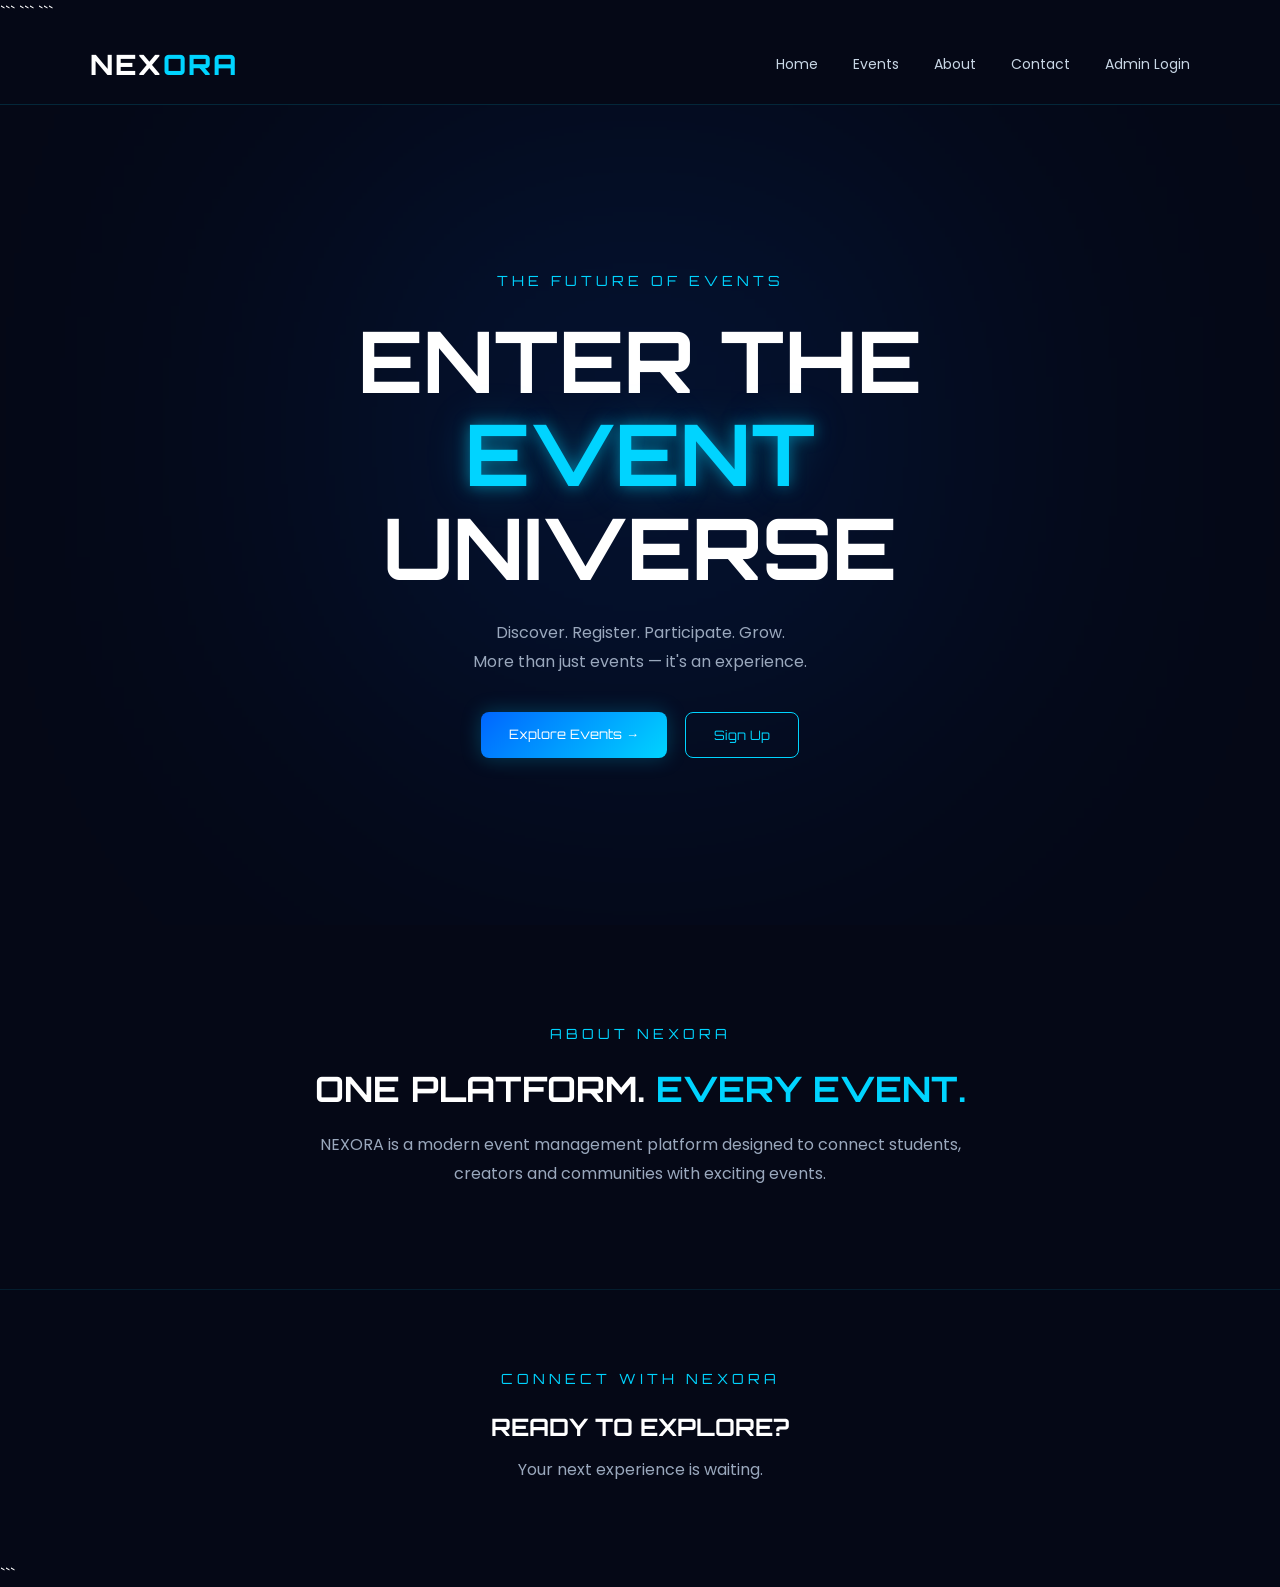
<file: index.html>
<!DOCTYPE html>

<html lang="en">

<head>
    <meta charset="UTF-8">

```
<meta name="viewport"
      content="width=device-width, initial-scale=1.0">

<title>NEXORA | The Event Universe</title>

<link rel="stylesheet" href="style.css">
```

</head>

<body>

```
<!-- NAVBAR -->

<nav class="navbar">

    <div class="logo">
        NEX<span>ORA</span>
    </div>

    <div class="nav-links">

        <a href="index.html">Home</a>

        <a href="events.html">Events</a>

        <a href="#about">About</a>

        <a href="#contact">Contact</a>

        <!-- ADMIN LOGIN -->

        <a href="admin-login.html" class="admin-login-link">
            Admin Login
        </a>

    </div>

</nav>


<!-- HERO -->

<section class="hero">

    <div class="hero-content">

        <div class="hero-tag">
            THE FUTURE OF EVENTS
        </div>

        <h1>
            ENTER THE
            <span>EVENT</span>
            UNIVERSE
        </h1>

        <p>
            Discover. Register. Participate. Grow.
            <br>
            More than just events — it's an experience.
        </p>


        <div class="hero-buttons">

            <a href="events.html"
               class="primary-btn">
                Explore Events →
            </a>

            <a href="signup.html"
               class="outline-btn">
                Sign Up
            </a>

        </div>

    </div>

</section>


<!-- ABOUT -->

<section id="about"
         style="padding: 100px 20px;
                text-align: center;">

    <div style="max-width: 700px;
                margin: auto;">

        <p class="hero-tag">
            ABOUT NEXORA
        </p>

        <h2 style="
            font-family: 'Orbitron', sans-serif;
            font-size: 35px;
            margin-bottom: 20px;
        ">
            ONE PLATFORM.
            <span style="color:#00d4ff;">
                EVERY EVENT.
            </span>
        </h2>

        <p style="
            color:#9aa8bd;
            line-height:1.8;
        ">
            NEXORA is a modern event management platform
            designed to connect students, creators and
            communities with exciting events.
        </p>

    </div>

</section>


<!-- CONTACT -->

<section id="contact"
         style="
            padding: 80px 20px;
            text-align: center;
            border-top: 1px solid rgba(0,212,255,0.1);
         ">

    <p class="hero-tag">
        CONNECT WITH NEXORA
    </p>

    <h2 style="
        font-family:'Orbitron', sans-serif;
        margin-bottom:15px;
    ">
        READY TO EXPLORE?
    </h2>

    <p style="color:#9aa8bd;">
        Your next experience is waiting.
    </p>

</section>
```

</body>

</html>
</file>
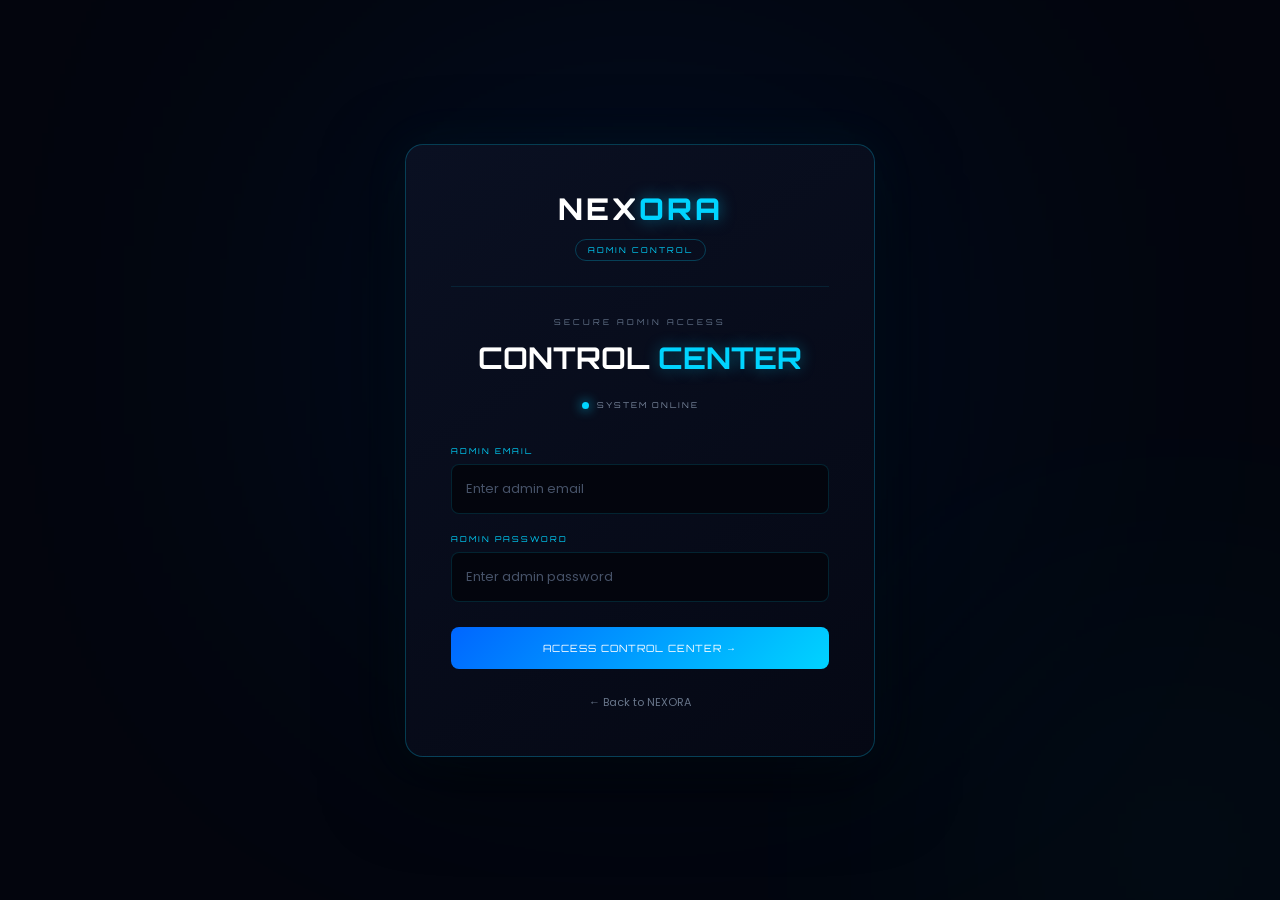
<file: admin-dashboard.html>
<!DOCTYPE html>
<html lang="en">

<head>

    <meta charset="UTF-8">

    <meta name="viewport"
          content="width=device-width, initial-scale=1.0">

    <title>NEXORA | Admin Dashboard</title>

    <link rel="stylesheet"
          href="admin-dashboard.css">

</head>

<body>


    <!-- NAVBAR -->

    <nav class="admin-navbar">

        <div class="admin-logo">

            NEX<span>ORA</span>

            <small>
                ADMIN CONTROL
            </small>

        </div>


        <div class="admin-nav-links">

            <a href="admin-dashboard.html"
               class="active">
                Dashboard
            </a>

            <a href="events.html">
                View Site
            </a>

            <button
                id="adminLogoutBtn"
                class="logout-btn">

                Logout

            </button>

        </div>

    </nav>



    <!-- MAIN -->

    <main class="admin-container">


        <!-- HEADER -->

        <section class="admin-header">

            <div>

                <p class="admin-tag">
                    NEXORA CONTROL CENTER
                </p>

                <h1>
                    ADMIN
                    <span>DASHBOARD</span>
                </h1>

                <p class="admin-description">
                    Manage events, registrations,
                    attendance and platform activity.
                </p>

            </div>


            <div class="system-status">

                <span class="status-dot"></span>

                SYSTEM ONLINE

            </div>

        </section>



        <!-- STATS -->

        <section class="stats-grid">


            <div class="admin-stat-card">

                <div class="stat-icon">
                    ◈
                </div>

                <span>
                    TOTAL EVENTS
                </span>

                <strong id="totalEvents">
                    6
                </strong>

            </div>



            <div class="admin-stat-card">

                <div class="stat-icon">
                    ◎
                </div>

                <span>
                    REGISTRATIONS
                </span>

                <strong id="totalRegistrations">
                    0
                </strong>

            </div>



            <div class="admin-stat-card">

                <div class="stat-icon">
                    ◉
                </div>

                <span>
                    ATTENDANCE
                </span>

                <strong id="totalAttendance">
                    0
                </strong>

            </div>



            <div class="admin-stat-card">

                <div class="stat-icon">
                    ✦
                </div>

                <span>
                    ACTIVE USERS
                </span>

                <strong id="activeUsers">
                    0
                </strong>

            </div>


        </section>



        <!-- MANAGEMENT -->

        <section class="management-section">


            <div class="section-title">

                <p>
                    MANAGEMENT
                </p>

                <h2>
                    CONTROL
                    <span>MODULES</span>
                </h2>

            </div>



            <div class="module-grid">


                <!-- EVENTS -->

                <div class="module-card">

                    <div class="module-number">
                        01
                    </div>

                    <div class="module-icon">
                        ◇
                    </div>

                    <h3>
                        EVENT MANAGEMENT
                    </h3>

                    <p>
                        Create, edit and manage
                        NEXORA events.
                    </p>

                    <button
                        onclick="openModule('events')">

                        MANAGE EVENTS →

                    </button>

                </div>



                <!-- REGISTRATIONS -->

                <div class="module-card">

                    <div class="module-number">
                        02
                    </div>

                    <div class="module-icon">
                        ◎
                    </div>

                    <h3>
                        REGISTRATIONS
                    </h3>

                    <p>
                        View participants and
                        registration details.
                    </p>

                    <button
                        onclick="openModule('registrations')">

                        VIEW REGISTRATIONS →

                    </button>

                </div>



                <!-- ATTENDANCE -->

                <div class="module-card">

                    <div class="module-number">
                        03
                    </div>

                    <div class="module-icon">
                        ✓
                    </div>

                    <h3>
                        ATTENDANCE
                    </h3>

                    <p>
                        Track event attendance
                        and participant check-ins.
                    </p>

                    <button
                        onclick="openModule('attendance')">

                        MANAGE ATTENDANCE →

                    </button>

                </div>



                <!-- ANALYTICS -->

                <div class="module-card">

                    <div class="module-number">
                        04
                    </div>

                    <div class="module-icon">
                        ↗
                    </div>

                    <h3>
                        EVENT ANALYTICS
                    </h3>

                    <p>
                        Monitor registrations,
                        attendance and activity.
                    </p>

                    <button
                        onclick="openModule('analytics')">

                        VIEW ANALYTICS →

                    </button>

                </div>


            </div>

        </section>



        <!-- RECENT ACTIVITY -->

        <section class="activity-section">


            <div class="section-title">

                <p>
                    SYSTEM ACTIVITY
                </p>

                <h2>
                    RECENT
                    <span>ACTIVITY</span>
                </h2>

            </div>


            <div
                id="activityContainer"
                class="activity-container">

                <div class="empty-activity">

                    <span>
                        ◌
                    </span>

                    <p>
                        No recent activity
                    </p>

                    <small>
                        Platform activity will appear here.
                    </small>

                </div>

            </div>


        </section>



        <!-- ADMIN PROFILE -->

        <section class="admin-profile">


            <div>

                <p>
                    CURRENT ADMINISTRATOR
                </p>

                <h3 id="adminName">
                    NEXORA Administrator
                </h3>

                <span id="adminEmail">
                    admin@nexora.com
                </span>

            </div>


            <div class="admin-access">

                <span class="access-dot"></span>

                ADMIN ACCESS ACTIVE

            </div>


        </section>


    </main>



    <script src="admin-dashboard.js"></script>

</body>

</html>
</file>
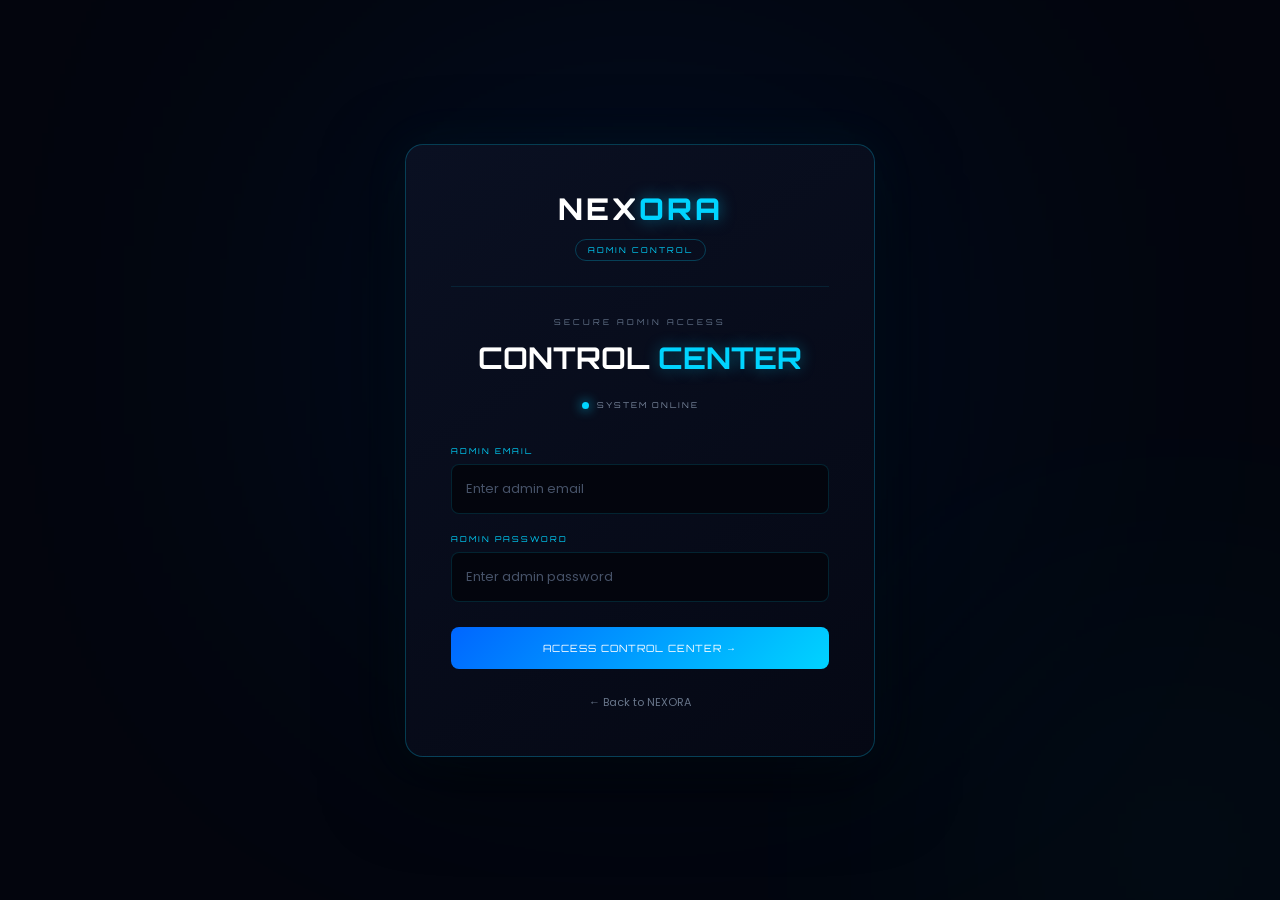
<file: admin-events.html>
<!DOCTYPE html>
<html lang="en">

<head>

    <meta charset="UTF-8">

    <meta name="viewport"
          content="width=device-width, initial-scale=1.0">

    <title>NEXORA | Event Management</title>

    <link rel="stylesheet"
          href="admin-events.css">

</head>

<body>

    <!-- NAVBAR -->

    <nav class="admin-navbar">

        <div class="admin-logo">

            NEX<span>ORA</span>

            <small>
                ADMIN CONTROL
            </small>

        </div>

        <div class="admin-nav-links">

            <a href="admin-dashboard.html">
                Dashboard
            </a>

            <a href="admin-events.html"
               class="active">
                Events
            </a>

            <a href="events.html">
                View Site
            </a>

            <button
                id="logoutBtn"
                class="logout-btn">

                Logout

            </button>

        </div>

    </nav>


    <!-- MAIN -->

    <main class="admin-container">


        <!-- HEADER -->

        <section class="page-header">

            <div>

                <p>
                    NEXORA CONTROL CENTER
                </p>

                <h1>
                    EVENT
                    <span>MANAGEMENT</span>
                </h1>

                <p class="description">
                    Create and manage events
                    available on the NEXORA platform.
                </p>

            </div>


            <button
                id="addEventBtn"
                class="add-event-btn">

                + ADD NEW EVENT

            </button>

        </section>


        <!-- EVENT FORM -->

        <section
            id="eventFormSection"
            class="event-form-section hidden">

            <div class="form-header">

                <div>

                    <p>
                        EVENT CONFIGURATION
                    </p>

                    <h2>
                        CREATE
                        <span>EVENT</span>
                    </h2>

                </div>

                <button
                    id="closeFormBtn"
                    class="close-btn">

                    ×

                </button>

            </div>


            <form id="eventForm">


                <input
                    type="hidden"
                    id="editEventId"
                >


                <div class="form-grid">


                    <div class="input-group">

                        <label>
                            EVENT NAME
                        </label>

                        <input
                            type="text"
                            id="eventName"
                            placeholder="Enter event name"
                            required
                        >

                    </div>


                    <div class="input-group">

                        <label>
                            CATEGORY
                        </label>

                        <select
                            id="eventCategory"
                            required>

                            <option value="">
                                Select Category
                            </option>

                            <option value="Technical">
                                Technical
                            </option>

                            <option value="Cultural">
                                Cultural
                            </option>

                            <option value="Sports">
                                Sports
                            </option>

                            <option value="Workshop">
                                Workshop
                            </option>

                            <option value="Hackathon">
                                Hackathon
                            </option>

                        </select>

                    </div>


                    <div class="input-group full">

                        <label>
                            DESCRIPTION
                        </label>

                        <textarea
                            id="eventDescription"
                            placeholder="Enter event description"
                            rows="4"
                            required></textarea>

                    </div>


                    <div class="input-group">

                        <label>
                            DATE
                        </label>

                        <input
                            type="date"
                            id="eventDate"
                            required
                        >

                    </div>


                    <div class="input-group">

                        <label>
                            TIME
                        </label>

                        <input
                            type="time"
                            id="eventTime"
                            required
                        >

                    </div>


                    <div class="input-group">

                        <label>
                            LOCATION
                        </label>

                        <input
                            type="text"
                            id="eventLocation"
                            placeholder="Event location"
                            required
                        >

                    </div>


                    <div class="input-group">

                        <label>
                            MAX PARTICIPANTS
                        </label>

                        <input
                            type="number"
                            id="eventCapacity"
                            placeholder="100"
                            min="1"
                            required
                        >

                    </div>


                </div>


                <div class="form-actions">

                    <button
                        type="button"
                        id="cancelBtn"
                        class="cancel-btn">

                        CANCEL

                    </button>

                    <button
                        type="submit"
                        class="save-btn">

                        SAVE EVENT →

                    </button>

                </div>


            </form>

        </section>


        <!-- EVENTS -->

        <section class="events-section">

            <div class="section-header">

                <div>

                    <p>
                        EVENT DATABASE
                    </p>

                    <h2>
                        ALL
                        <span>EVENTS</span>
                    </h2>

                </div>


                <div class="event-count">

                    EVENTS:
                    <strong id="eventCount">
                        0
                    </strong>

                </div>

            </div>


            <div
                id="eventsContainer"
                class="events-container">

            </div>

        </section>


    </main>


    <script src="admin-events.js"></script>

</body>

</html>
</file>
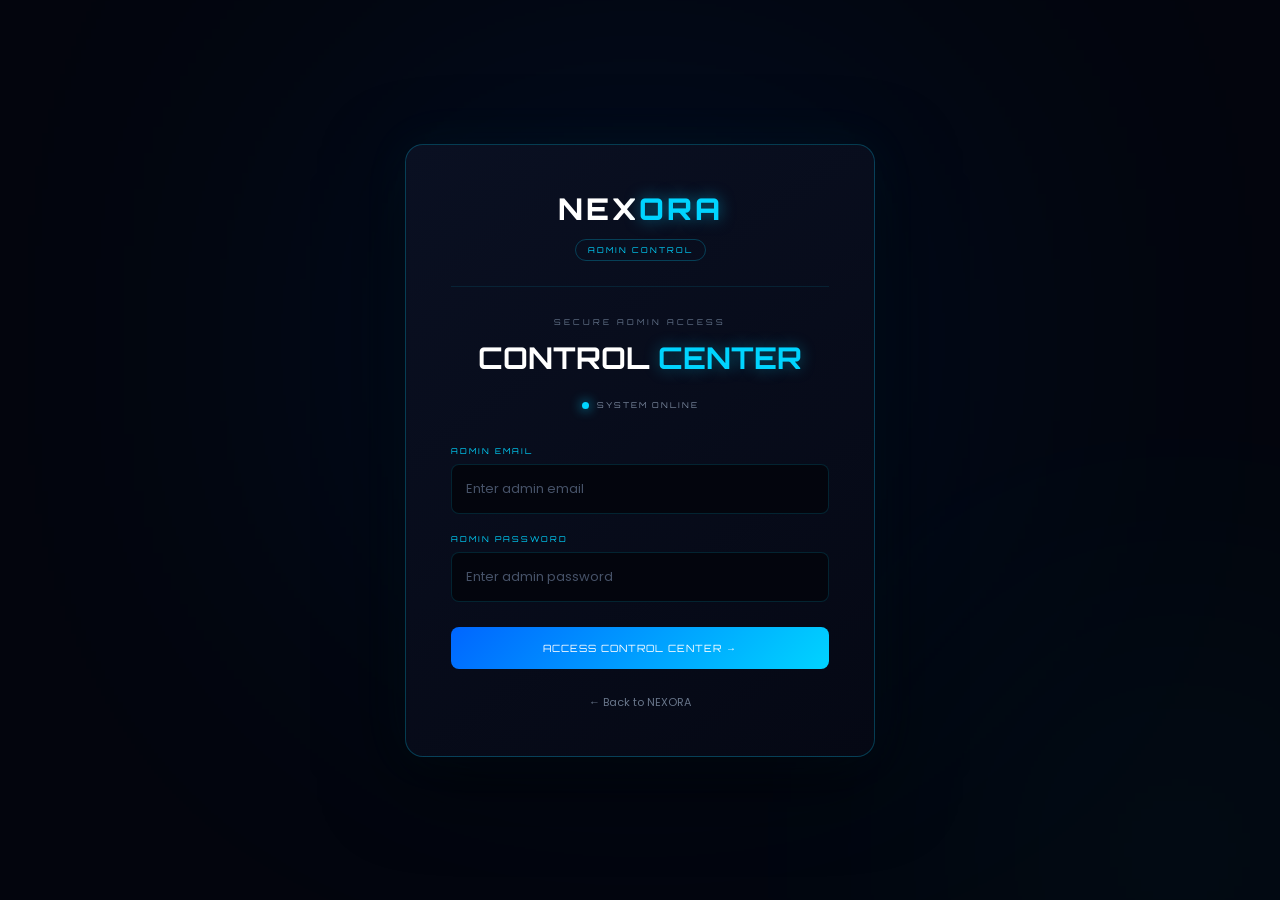
<file: admin-login.html>
<!DOCTYPE html>
<html lang="en">

<head>

    <meta charset="UTF-8">

    <meta name="viewport"
          content="width=device-width, initial-scale=1.0">

    <title>NEXORA | Admin Login</title>

    <link rel="stylesheet"
          href="admin-login.css">

</head>

<body>


    <!-- ADMIN LOGIN -->

    <main class="admin-login-container">


        <div class="admin-login-card">


            <!-- BRAND -->

            <div class="admin-brand">

                <div class="logo">
                    NEX<span>ORA</span>
                </div>

                <div class="admin-badge">
                    ADMIN CONTROL
                </div>

            </div>


            <!-- HEADER -->

            <div class="admin-header">

                <p>
                    SECURE ADMIN ACCESS
                </p>

                <h1>
                    CONTROL
                    <span>CENTER</span>
                </h1>

                <div class="status">

                    <span class="status-dot"></span>

                    SYSTEM ONLINE

                </div>

            </div>


            <!-- LOGIN FORM -->

            <form id="adminLoginForm">


                <div class="input-group">

                    <label for="adminEmail">
                        ADMIN EMAIL
                    </label>

                    <input
                        type="email"
                        id="adminEmail"
                        placeholder="Enter admin email"
                        required
                    >

                </div>


                <div class="input-group">

                    <label for="adminPassword">
                        ADMIN PASSWORD
                    </label>

                    <input
                        type="password"
                        id="adminPassword"
                        placeholder="Enter admin password"
                        required
                    >

                </div>


                <button type="submit">
                    ACCESS CONTROL CENTER →
                </button>


            </form>


            <!-- BACK -->

            <a href="index.html"
               class="back-link">

                ← Back to NEXORA

            </a>


        </div>


    </main>


    <script src="admin-login.js"></script>

</body>

</html>
</file>
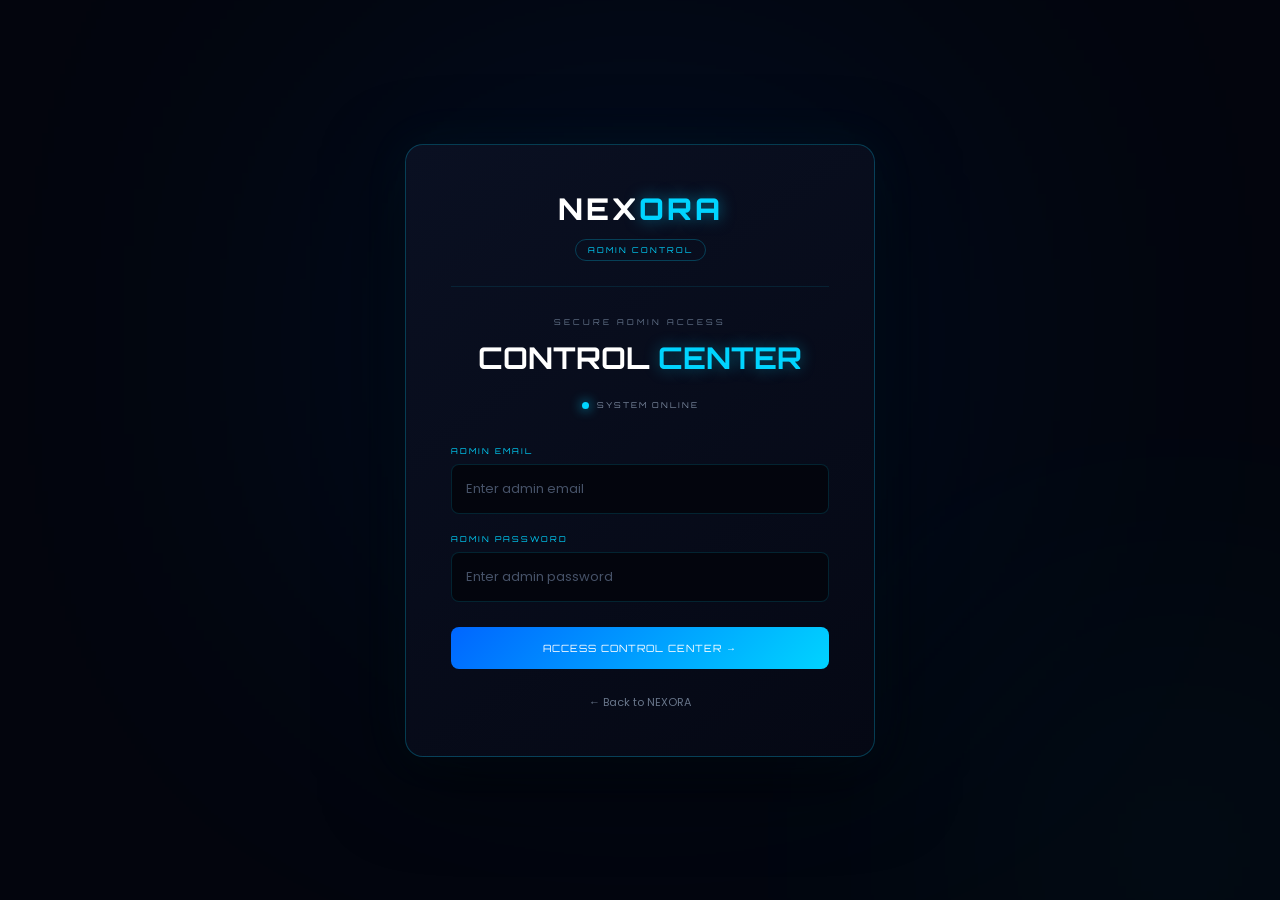
<file: admin-registrations.html>
<!DOCTYPE html>
<html lang="en">

<head>

    <meta charset="UTF-8">

    <meta name="viewport"
          content="width=device-width, initial-scale=1.0">

    <title>NEXORA | Registrations</title>

    <link rel="stylesheet"
          href="admin-registrations.css">

</head>

<body>


    <!-- NAVBAR -->

    <nav class="admin-navbar">

        <div class="admin-logo">

            NEX<span>ORA</span>

            <small>
                ADMIN CONTROL
            </small>

        </div>


        <div class="admin-nav-links">

            <a href="admin-dashboard.html">
                Dashboard
            </a>

            <a href="admin-events.html">
                Events
            </a>

            <a href="admin-registrations.html"
               class="active">
                Registrations
            </a>

            <button
                id="logoutBtn"
                class="logout-btn">

                Logout

            </button>

        </div>

    </nav>



    <!-- MAIN -->

    <main class="admin-container">


        <!-- HEADER -->

        <section class="page-header">

            <div>

                <p>
                    NEXORA CONTROL CENTER
                </p>

                <h1>
                    EVENT
                    <span>REGISTRATIONS</span>
                </h1>

                <p class="description">
                    View and manage registered
                    event participants.
                </p>

            </div>


            <div class="registration-counter">

                <span>
                    TOTAL PARTICIPANTS
                </span>

                <strong id="registrationCount">
                    0
                </strong>

            </div>

        </section>



        <!-- SEARCH -->

        <section class="search-section">

            <div class="search-box">

                <span>
                    ⌕
                </span>

                <input
                    type="text"
                    id="searchInput"
                    placeholder="Search participant, email, college..."
                >

            </div>


            <select id="eventFilter">

                <option value="all">
                    All Events
                </option>

            </select>

        </section>



        <!-- REGISTRATIONS -->

        <section class="registration-section">

            <div class="section-header">

                <div>

                    <p>
                        PARTICIPANT DATABASE
                    </p>

                    <h2>
                        REGISTERED
                        <span>USERS</span>
                    </h2>

                </div>

            </div>


            <div
                id="registrationContainer"
                class="registration-container">

            </div>

        </section>


    </main>



    <script src="admin-registrations.js"></script>

</body>

</html>
</file>
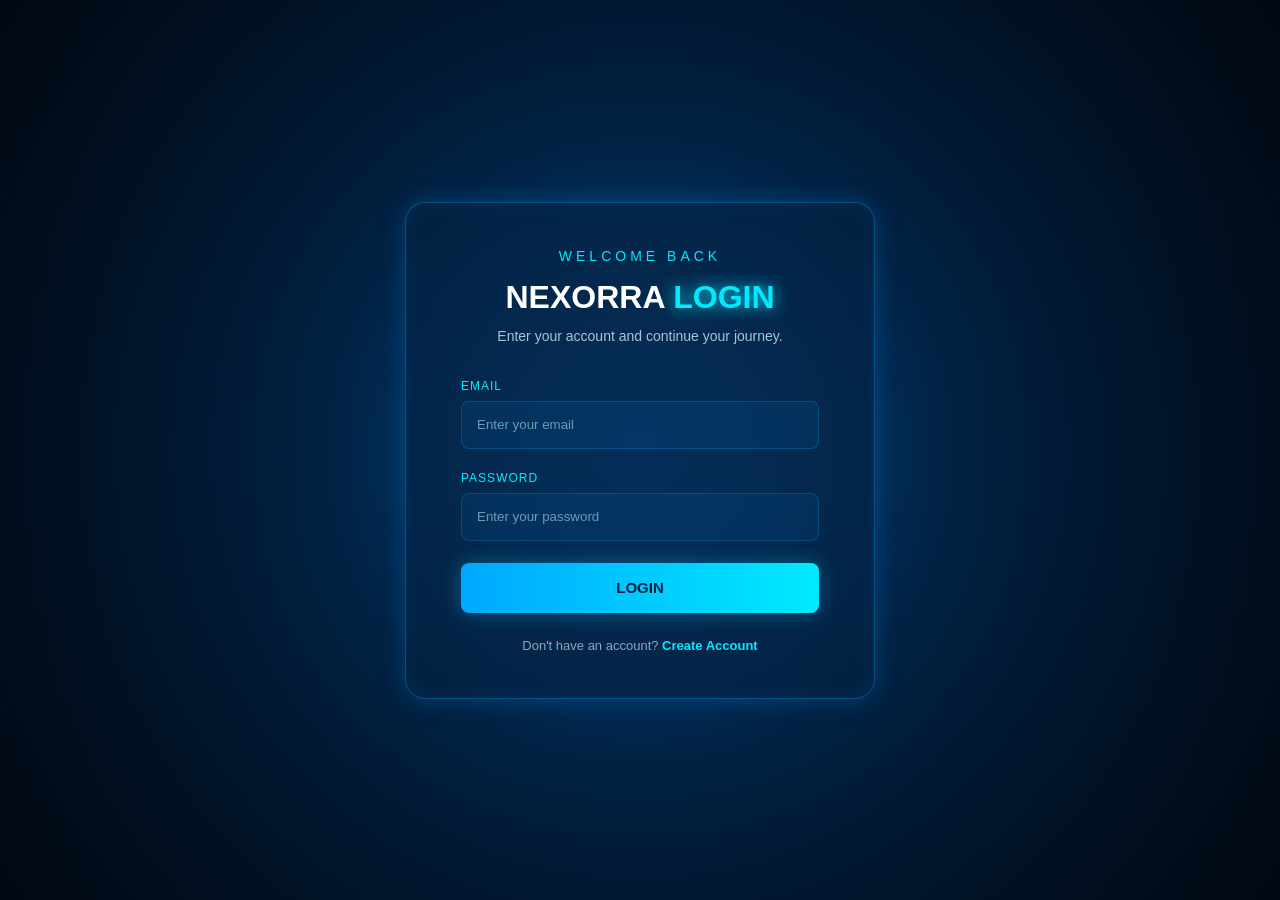
<file: dashboard.html>
<!DOCTYPE html>
<html lang="en">

<head>

    <meta charset="UTF-8">

    <meta name="viewport"
          content="width=device-width, initial-scale=1.0">

    <title>NEXORA | Dashboard</title>

    <link rel="stylesheet"
          href="dashboard.css">

</head>

<body>


    <!-- NAVBAR -->

    <nav class="navbar">

        <div class="logo">
            NEX<span>ORA</span>
        </div>

        <div class="nav-links">

            <a href="index.html">
                Home
            </a>

            <a href="events.html">
                Events
            </a>

            <a href="dashboard.html">
                Dashboard
            </a>

            <button
                id="logoutBtn"
                class="logout-btn">
                Logout
            </button>

        </div>

    </nav>


    <!-- DASHBOARD -->

    <main class="dashboard-container">


        <!-- WELCOME -->

        <section class="welcome-section">

            <p class="dashboard-tag">
                NEXORA USER DASHBOARD
            </p>

            <h1>
                WELCOME,
                <span id="userName">
                    USER
                </span>
            </h1>

            <p>
                Manage your registrations,
                event passes and upcoming experiences.
            </p>

        </section>


        <!-- STATS -->

        <section class="stats-grid">


            <div class="stat-card">

                <span>
                    REGISTERED EVENTS
                </span>

                <strong id="eventCount">
                    0
                </strong>

            </div>


            <div class="stat-card">

                <span>
                    ACTIVE PASS
                </span>

                <strong>
                    YES
                </strong>

            </div>


            <div class="stat-card">

                <span>
                    STATUS
                </span>

                <strong>
                    ACTIVE
                </strong>

            </div>


        </section>


        <!-- REGISTRATION -->

        <section class="registration-section">

            <div class="section-header">

                <div>

                    <p class="dashboard-tag">
                        MY REGISTRATION
                    </p>

                    <h2>
                        EVENT ACCESS
                    </h2>

                </div>

            </div>


            <div class="registration-card">


                <div class="registration-info">


                    <div>

                        <span>
                            REGISTRATION ID
                        </span>

                        <strong id="registrationId">
                            —
                        </strong>

                    </div>


                    <div>

                        <span>
                            EVENT
                        </span>

                        <strong id="eventName">
                            —
                        </strong>

                    </div>


                    <div>

                        <span>
                            COLLEGE
                        </span>

                        <strong id="collegeName">
                            —
                        </strong>

                    </div>


                    <div>

                        <span>
                            DEPARTMENT
                        </span>

                        <strong id="departmentName">
                            —
                        </strong>

                    </div>


                </div>


                <a href="registration-success.html"
                   class="pass-btn">

                    View Digital Pass →

                </a>


            </div>

        </section>


        <!-- EXPLORE -->

        <section class="explore-section">

            <p class="dashboard-tag">
                DISCOVER MORE
            </p>

            <h2>
                FIND YOUR NEXT
                <span>EXPERIENCE</span>
            </h2>

            <p>
                Explore upcoming events and discover
                something new.
            </p>

            <a href="events.html"
               class="explore-btn">

                Explore Events →

            </a>

        </section>


    </main>


    <script src="dashboard.js"></script>

</body>

</html>
</file>
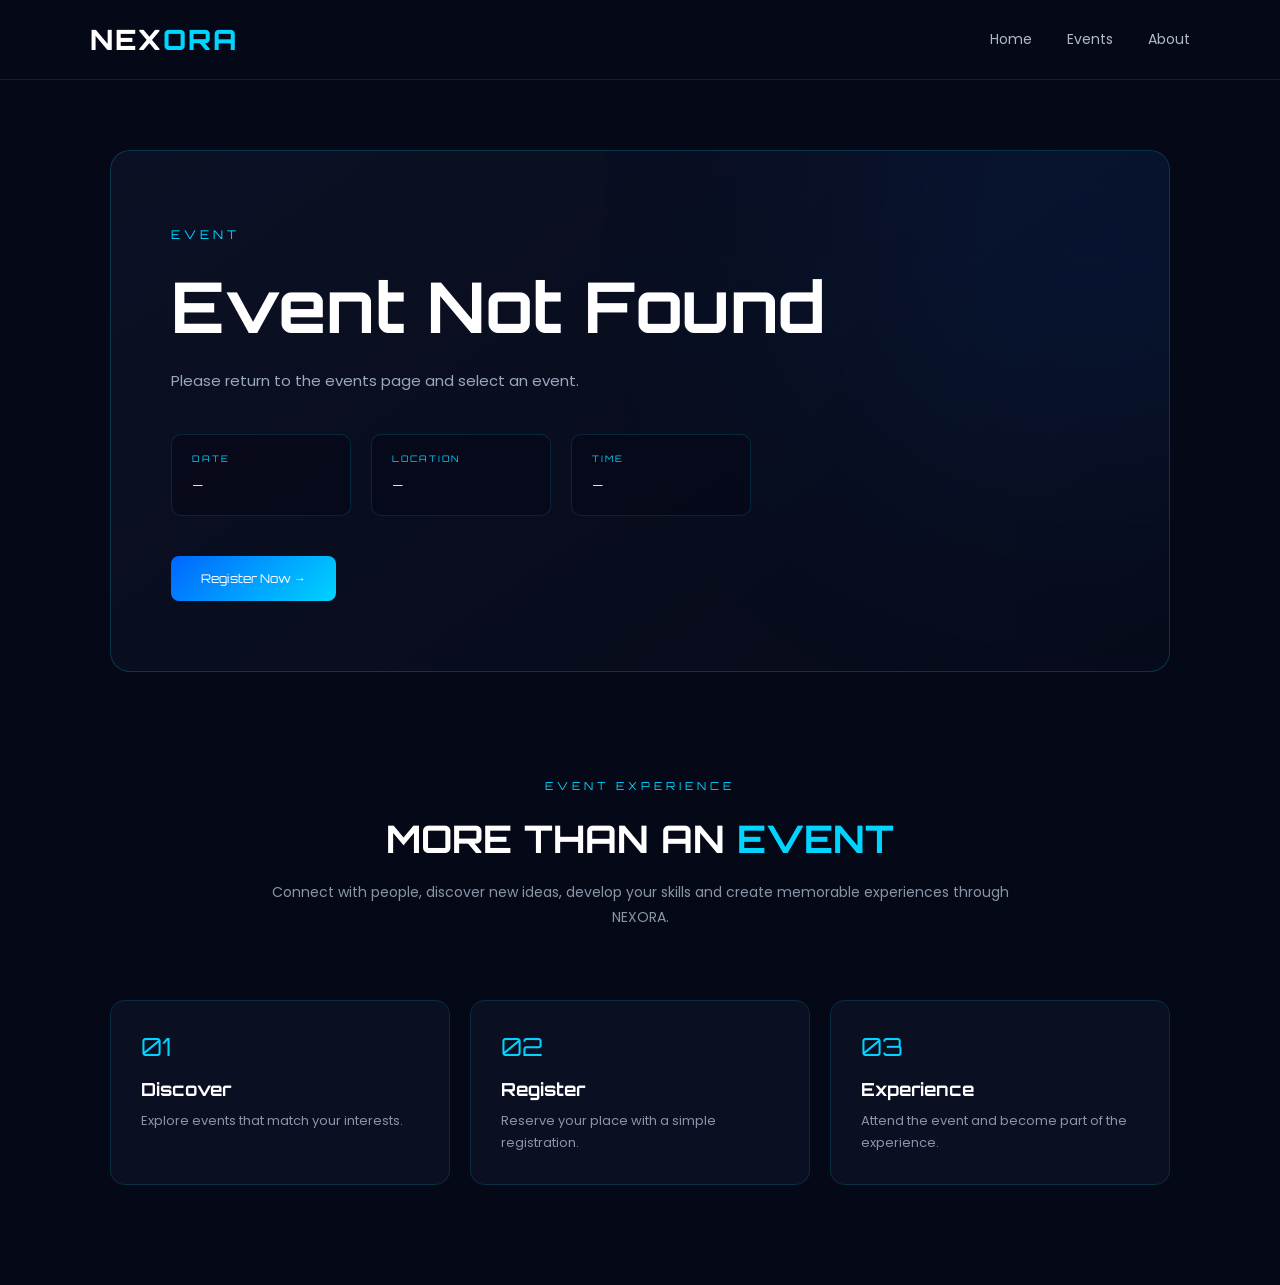
<file: event-details.html>
<!DOCTYPE html>
<html lang="en">

<head>
    <meta charset="UTF-8">

    <meta name="viewport"
          content="width=device-width, initial-scale=1.0">

    <title>NEXORA | Event Details</title>

    <link rel="stylesheet" href="event-details.css">
</head>

<body>

    <!-- NAVBAR -->

    <nav class="navbar">

        <div class="logo">
            NEX<span>ORA</span>
        </div>

        <div class="nav-links">

            <a href="index.html">
                Home
            </a>

            <a href="events.html">
                Events
            </a>

            <a href="index.html#about">
                About
            </a>

        </div>

    </nav>


    <!-- EVENT HERO -->

    <main class="event-details">

        <section class="event-hero">

            <div class="event-content">

                <span id="eventCategory">
                    EVENT
                </span>

                <h1 id="eventTitle">
                    Event Title
                </h1>

                <p id="eventDescription">
                    Event description will appear here.
                </p>


                <div class="event-meta">

                    <div>
                        <small>DATE</small>
                        <strong id="eventDate">
                            —
                        </strong>
                    </div>

                    <div>
                        <small>LOCATION</small>
                        <strong id="eventLocation">
                            —
                        </strong>
                    </div>

                    <div>
                        <small>TIME</small>
                        <strong id="eventTime">
                            —
                        </strong>
                    </div>

                </div>


                <button
                    class="register-btn"
                    onclick="registerEvent()">

                    Register Now →

                </button>

            </div>

        </section>


        <!-- ABOUT EVENT -->

        <section class="about-event">

            <span class="section-tag">
                EVENT EXPERIENCE
            </span>

            <h2>
                MORE THAN AN
                <span>EVENT</span>
            </h2>

            <p>
                Connect with people, discover new ideas,
                develop your skills and create memorable
                experiences through NEXORA.
            </p>

        </section>


        <!-- EVENT JOURNEY -->

        <section class="journey">

            <div class="journey-card">

                <span>01</span>

                <h3>
                    Discover
                </h3>

                <p>
                    Explore events that match
                    your interests.
                </p>

            </div>


            <div class="journey-card">

                <span>02</span>

                <h3>
                    Register
                </h3>

                <p>
                    Reserve your place with
                    a simple registration.
                </p>

            </div>


            <div class="journey-card">

                <span>03</span>

                <h3>
                    Experience
                </h3>

                <p>
                    Attend the event and
                    become part of the experience.
                </p>

            </div>

        </section>

    </main>


    <script src="event-details.js"></script>

</body>

</html>
</file>
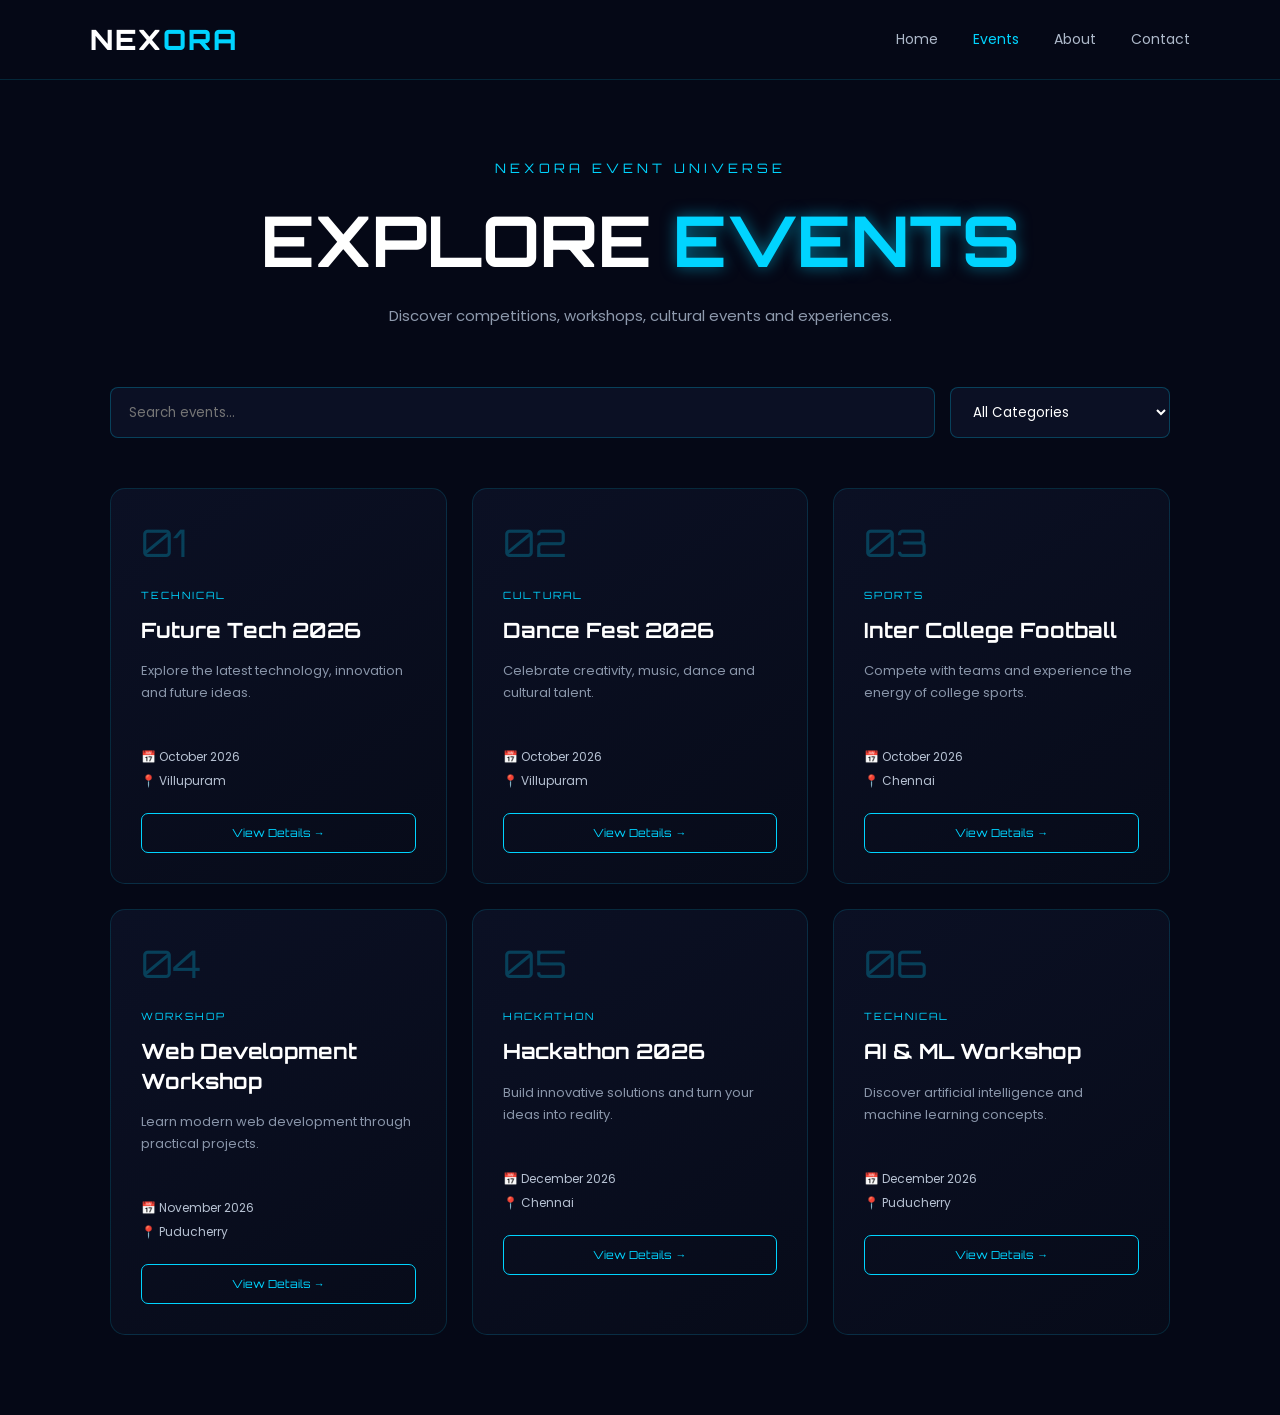
<file: events.html>
<!DOCTYPE html>
<html lang="en">

<head>
    <meta charset="UTF-8">

    <meta name="viewport"
          content="width=device-width, initial-scale=1.0">

    <title>NEXORA | Explore Events</title>

    <link rel="stylesheet" href="events.css">
</head>

<body>

    <!-- NAVBAR -->

    <nav class="navbar">

        <div class="logo">
            NEX<span>ORA</span>
        </div>

        <div class="nav-links">

            <a href="index.html">Home</a>

            <a href="events.html" class="active">
                Events
            </a>

            <a href="index.html#about">
                About
            </a>

            <a href="index.html#contact">
                Contact
            </a>

        </div>

    </nav>


    <!-- PAGE HEADER -->

    <section class="events-header">

        <p class="page-tag">
            NEXORA EVENT UNIVERSE
        </p>

        <h1>
            EXPLORE
            <span>EVENTS</span>
        </h1>

        <p class="description">
            Discover competitions, workshops,
            cultural events and experiences.
        </p>

    </section>


    <!-- SEARCH -->

    <section class="event-controls">

        <input
            type="text"
            id="searchInput"
            placeholder="Search events..."
        >

        <select id="categoryFilter">

            <option value="all">
                All Categories
            </option>

            <option value="Technical">
                Technical
            </option>

            <option value="Cultural">
                Cultural
            </option>

            <option value="Sports">
                Sports
            </option>

            <option value="Workshop">
                Workshop
            </option>

            <option value="Hackathon">
                Hackathon
            </option>

        </select>

    </section>


    <!-- EVENTS -->

    <main class="events-container">

        <!-- EVENT 1 -->

        <div class="event-card"
             data-category="Technical">

            <div class="event-number">
                01
            </div>

            <span class="event-category">
                TECHNICAL
            </span>

            <h2>
                Future Tech 2026
            </h2>

            <p>
                Explore the latest technology,
                innovation and future ideas.
            </p>

            <div class="event-info">
                📅 October 2026
                <br>
                📍 Villupuram
            </div>

            <button
                onclick="viewEvent('Future Tech 2026')">
                View Details →
            </button>

        </div>


        <!-- EVENT 2 -->

        <div class="event-card"
             data-category="Cultural">

            <div class="event-number">
                02
            </div>

            <span class="event-category">
                CULTURAL
            </span>

            <h2>
                Dance Fest 2026
            </h2>

            <p>
                Celebrate creativity, music,
                dance and cultural talent.
            </p>

            <div class="event-info">
                📅 October 2026
                <br>
                📍 Villupuram
            </div>

            <button
                onclick="viewEvent('Dance Fest 2026')">
                View Details →
            </button>

        </div>


        <!-- EVENT 3 -->

        <div class="event-card"
             data-category="Sports">

            <div class="event-number">
                03
            </div>

            <span class="event-category">
                SPORTS
            </span>

            <h2>
                Inter College Football
            </h2>

            <p>
                Compete with teams and experience
                the energy of college sports.
            </p>

            <div class="event-info">
                📅 October 2026
                <br>
                📍 Chennai
            </div>

            <button
                onclick="viewEvent('Inter College Football')">
                View Details →
            </button>

        </div>


        <!-- EVENT 4 -->

        <div class="event-card"
             data-category="Workshop">

            <div class="event-number">
                04
            </div>

            <span class="event-category">
                WORKSHOP
            </span>

            <h2>
                Web Development Workshop
            </h2>

            <p>
                Learn modern web development
                through practical projects.
            </p>

            <div class="event-info">
                📅 November 2026
                <br>
                📍 Puducherry
            </div>

            <button
                onclick="viewEvent('Web Development Workshop')">
                View Details →
            </button>

        </div>


        <!-- EVENT 5 -->

        <div class="event-card"
             data-category="Hackathon">

            <div class="event-number">
                05
            </div>

            <span class="event-category">
                HACKATHON
            </span>

            <h2>
                Hackathon 2026
            </h2>

            <p>
                Build innovative solutions and
                turn your ideas into reality.
            </p>

            <div class="event-info">
                📅 December 2026
                <br>
                📍 Chennai
            </div>

            <button
                onclick="viewEvent('Hackathon 2026')">
                View Details →
            </button>

        </div>


        <!-- EVENT 6 -->

        <div class="event-card"
             data-category="Technical">

            <div class="event-number">
                06
            </div>

            <span class="event-category">
                TECHNICAL
            </span>

            <h2>
                AI & ML Workshop
            </h2>

            <p>
                Discover artificial intelligence
                and machine learning concepts.
            </p>

            <div class="event-info">
                📅 December 2026
                <br>
                📍 Puducherry
            </div>

            <button
                onclick="viewEvent('AI & ML Workshop')">
                View Details →
            </button>

        </div>

    </main>


    <script src="events.js"></script>

</body>

</html>
</file>
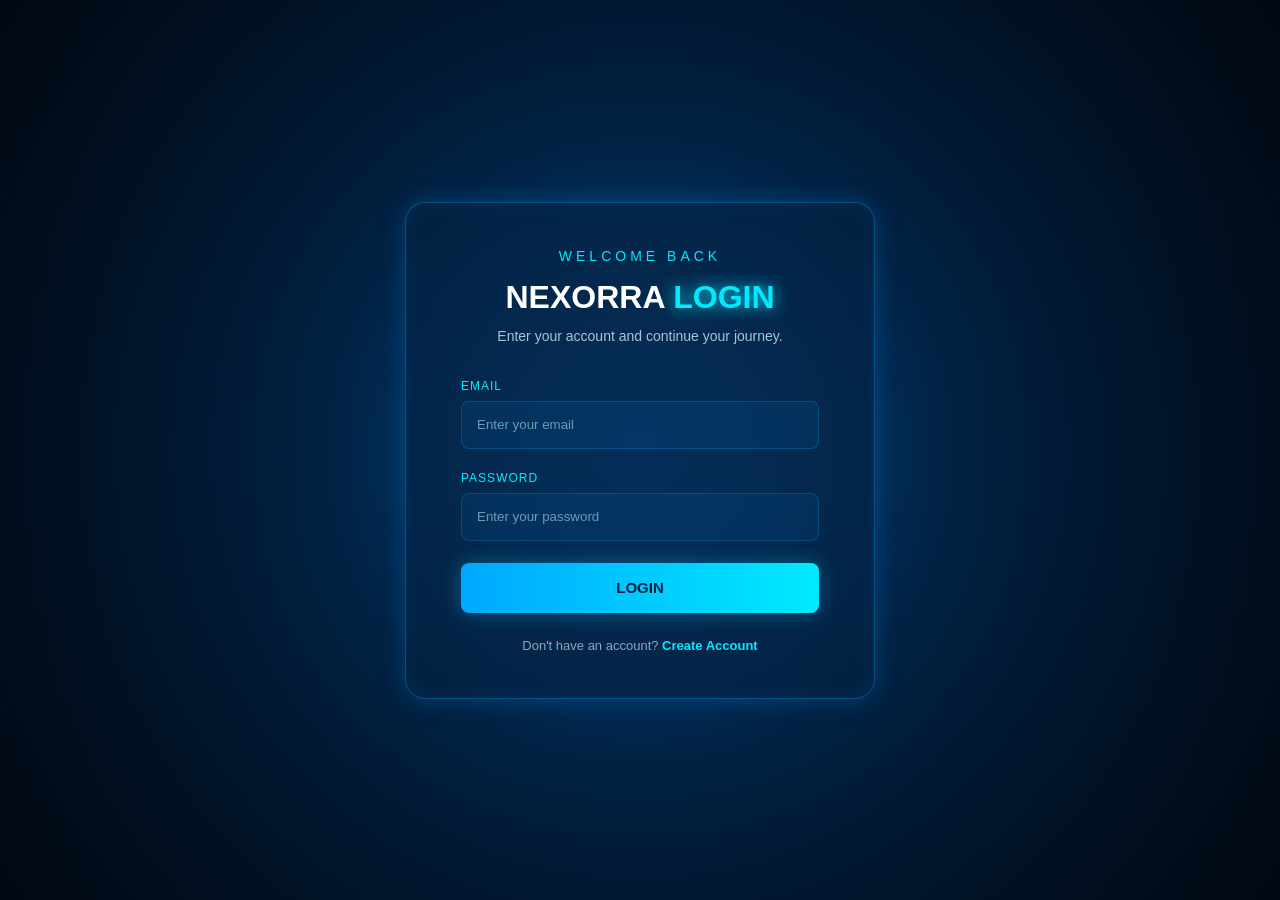
<file: login.html>
<!DOCTYPE html>
<html lang="en">
<head>
    <meta charset="UTF-8">
    <meta name="viewport" content="width=device-width, initial-scale=1.0">
    <title>NEXORRA | Login</title>

    <style>
        * {
            margin: 0;
            padding: 0;
            box-sizing: border-box;
            font-family: Arial, sans-serif;
        }

        body {
            min-height: 100vh;
            display: flex;
            justify-content: center;
            align-items: center;
            background:
                radial-gradient(circle at center, #063c75 0%, #021a35 40%, #020812 100%);
            overflow: hidden;
            color: white;
        }

        body::before {
            content: "";
            position: absolute;
            width: 500px;
            height: 500px;
            background: #008cff;
            filter: blur(180px);
            opacity: 0.25;
        }

        .login-box {
            position: relative;
            width: 470px;
            padding: 45px 55px;
            border-radius: 20px;

            background: rgba(5, 35, 65, 0.65);
            border: 1px solid rgba(0, 174, 255, 0.35);

            box-shadow:
                0 0 25px rgba(0, 153, 255, 0.25),
                inset 0 0 25px rgba(0, 153, 255, 0.08);

            backdrop-filter: blur(12px);
        }

        .welcome {
            text-align: center;
            color: #00eaff;
            font-size: 14px;
            letter-spacing: 4px;
            margin-bottom: 15px;
        }

        h1 {
            text-align: center;
            font-size: 32px;
            margin-bottom: 12px;
        }

        h1 span {
            color: #00eaff;
            text-shadow: 0 0 15px #00eaff;
        }

        .subtitle {
            text-align: center;
            color: #a9c5d8;
            font-size: 14px;
            margin-bottom: 35px;
        }

        label {
            display: block;
            color: #00eaff;
            font-size: 12px;
            letter-spacing: 1px;
            margin-bottom: 8px;
        }

        input {
            width: 100%;
            height: 48px;
            padding: 0 15px;
            margin-bottom: 22px;

            border: 1px solid rgba(0, 174, 255, 0.25);
            border-radius: 8px;

            background: rgba(0, 90, 160, 0.18);
            color: white;
            outline: none;

            transition: 0.3s;
        }

        input:focus {
            border-color: #00eaff;
            box-shadow: 0 0 15px rgba(0, 234, 255, 0.35);
        }

        input::placeholder {
            color: #6f9bb5;
        }

        button {
            width: 100%;
            height: 50px;

            border: none;
            border-radius: 8px;

            background: linear-gradient(90deg, #00a8ff, #00eaff);
            color: #02203b;

            font-size: 15px;
            font-weight: bold;
            cursor: pointer;

            box-shadow: 0 0 20px rgba(0, 200, 255, 0.35);
            transition: 0.3s;
        }

        button:hover {
            transform: translateY(-2px);
            box-shadow: 0 0 30px rgba(0, 234, 255, 0.65);
        }

        button:disabled {
            opacity: 0.6;
            cursor: not-allowed;
            transform: none;
        }

        .register {
            text-align: center;
            margin-top: 25px;
            color: #8ba9bb;
            font-size: 13px;
        }

        .register a {
            color: #00eaff;
            text-decoration: none;
            font-weight: bold;
        }

        .error {
            position: fixed;
            top: 35px;
            right: 40px;

            width: 360px;
            padding: 22px;

            border: 1px solid #ff633f;
            border-radius: 15px;

            background: rgba(35, 15, 25, 0.9);
            box-shadow: 0 0 20px rgba(255, 70, 40, 0.2);

            display: none;
        }

        .error-title {
            color: #ff694b;
            font-weight: bold;
            margin-bottom: 8px;
            font-size: 15px;
        }

        .error-text {
            color: #aaa;
            font-size: 13px;
        }

        .success {
            position: fixed;
            top: 35px;
            right: 40px;

            width: 360px;
            padding: 22px;

            border: 1px solid #00eaff;
            border-radius: 15px;

            background: rgba(5, 35, 65, 0.95);
            box-shadow: 0 0 20px rgba(0, 234, 255, 0.25);

            display: none;
        }

        .success-title {
            color: #00eaff;
            font-weight: bold;
            margin-bottom: 8px;
            font-size: 15px;
        }

        .success-text {
            color: #aaa;
            font-size: 13px;
        }

        @media (max-width: 600px) {
            .login-box {
                width: 90%;
                padding: 35px 25px;
            }

            .error,
            .success {
                right: 5%;
                width: 90%;
            }
        }
    </style>
</head>

<body>

    <div class="login-box">

        <div class="welcome">
            WELCOME BACK
        </div>

        <h1>
            NEXORRA <span>LOGIN</span>
        </h1>

        <p class="subtitle">
            Enter your account and continue your journey.
        </p>

        <form id="loginForm">

            <label>EMAIL</label>

            <input
                type="email"
                id="email"
                placeholder="Enter your email"
                required
            >

            <label>PASSWORD</label>

            <input
                type="password"
                id="password"
                placeholder="Enter your password"
                required
            >

            <button type="submit" id="loginButton">
                LOGIN
            </button>

        </form>

        <div class="register">
            Don't have an account?
            <a href="signup.html">Create Account</a>
        </div>

    </div>


    <!-- Error Popup -->

    <div class="error" id="errorBox">

        <div class="error-title">
            ⚠ &nbsp; LOGIN FAILED
        </div>

        <div class="error-text" id="errorText">
            Invalid email or password.
        </div>

    </div>


    <!-- Success Popup -->

    <div class="success" id="successBox">

        <div class="success-title">
            ✓ &nbsp; LOGIN SUCCESSFUL
        </div>

        <div class="success-text">
            Welcome back to Nexorra.
        </div>

    </div>


    <script>

        const loginForm = document.getElementById("loginForm");

        const emailInput = document.getElementById("email");

        const passwordInput = document.getElementById("password");

        const loginButton = document.getElementById("loginButton");

        const errorBox = document.getElementById("errorBox");

        const errorText = document.getElementById("errorText");

        const successBox = document.getElementById("successBox");


        loginForm.addEventListener("submit", async function(event) {

            event.preventDefault();


            const email = emailInput.value.trim();

            const password = passwordInput.value;


            // Hide previous messages

            errorBox.style.display = "none";

            successBox.style.display = "none";


            // Disable button while API is processing

            loginButton.disabled = true;

            loginButton.innerText = "LOGGING IN...";


            try {

                const response = await fetch(
                    "http://localhost:8080/api/auth/login",
                    {
                        method: "POST",

                        headers: {
                            "Content-Type": "application/json"
                        },

                        body: JSON.stringify({
                            email: email,
                            password: password
                        })
                    }
                );


                const result = await response.text();


                if (response.ok) {

                    successBox.style.display = "block";


                    // Wait 1 second and go to dashboard

                    setTimeout(function() {

                        window.location.href = "dashboard.html";

                    }, 1000);

                } else {

                    errorText.innerText =
                        result || "Invalid email or password.";

                    errorBox.style.display = "block";


                    setTimeout(function() {

                        errorBox.style.display = "none";

                    }, 3000);
                }


            } catch (error) {

                errorText.innerText =
                    "Cannot connect to server. Please start Spring Boot.";

                errorBox.style.display = "block";


                setTimeout(function() {

                    errorBox.style.display = "none";

                }, 4000);
            }


            // Enable button again

            loginButton.disabled = false;

            loginButton.innerText = "LOGIN";

        });

    </script>

</body>
</html>
</file>
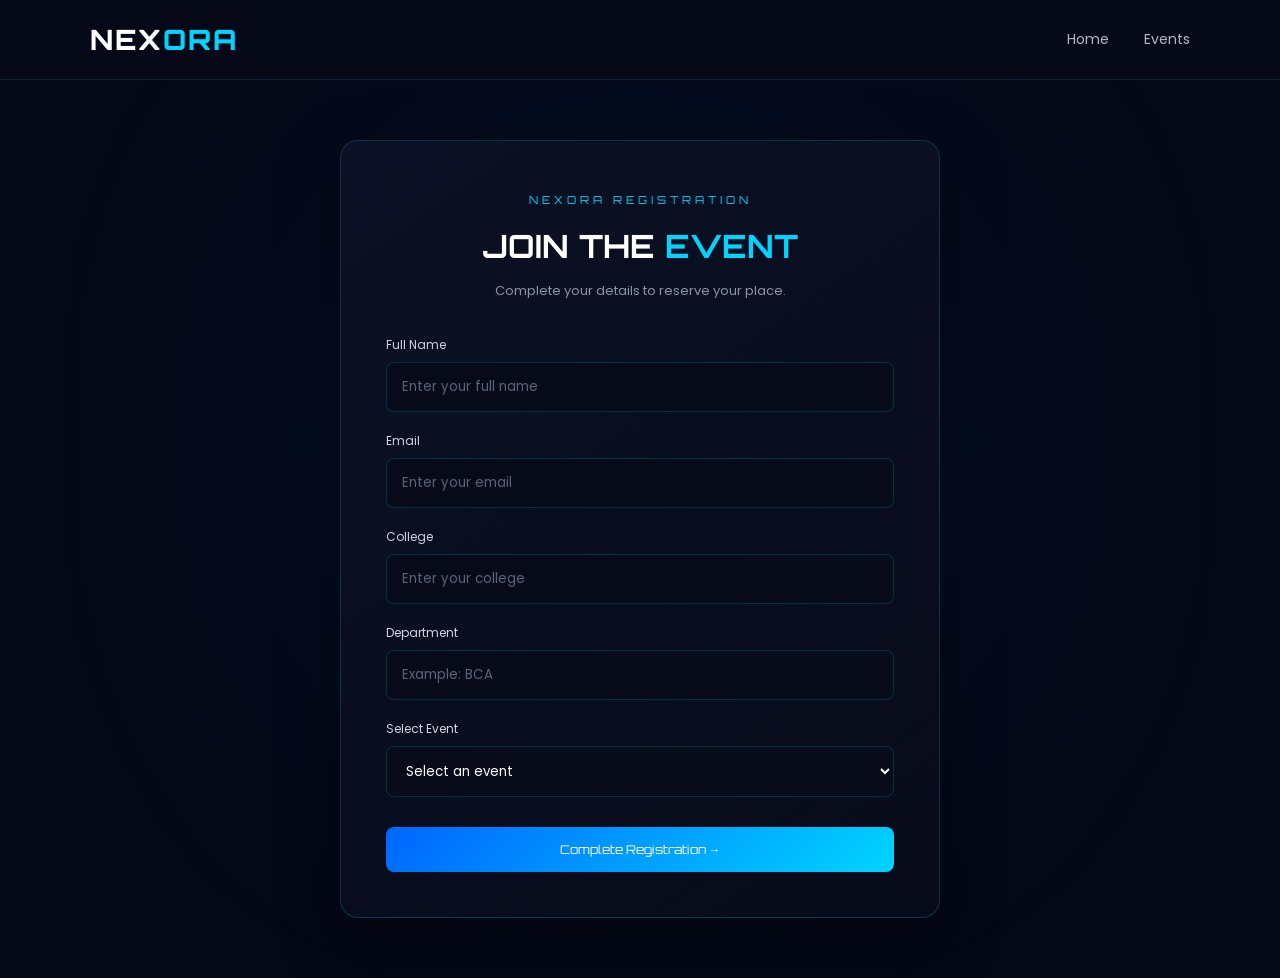
<file: register.html>
<!DOCTYPE html>
<html lang="en">

<head>

    <meta charset="UTF-8">

    <meta name="viewport"
          content="width=device-width, initial-scale=1.0">

    <title>NEXORA | Registration</title>

    <link rel="stylesheet" href="register.css">

</head>

<body>


    <!-- NAVBAR -->

    <nav class="navbar">

        <div class="logo">
            NEX<span>ORA</span>
        </div>

        <div class="nav-links">

            <a href="index.html">
                Home
            </a>

            <a href="events.html">
                Events
            </a>

        </div>

    </nav>


    <!-- REGISTRATION -->

    <main class="register-container">


        <div class="register-card">


            <div class="register-header">

                <span>
                    NEXORA REGISTRATION
                </span>

                <h1>
                    JOIN THE
                    <strong>EVENT</strong>
                </h1>

                <p>
                    Complete your details to reserve
                    your place.
                </p>

            </div>


            <form id="registrationForm">


                <!-- NAME -->

                <div class="input-group">

                    <label for="name">
                        Full Name
                    </label>

                    <input
                        type="text"
                        id="name"
                        placeholder="Enter your full name"
                        required
                    >

                </div>


                <!-- EMAIL -->

                <div class="input-group">

                    <label for="email">
                        Email
                    </label>

                    <input
                        type="email"
                        id="email"
                        placeholder="Enter your email"
                        required
                    >

                </div>


                <!-- COLLEGE -->

                <div class="input-group">

                    <label for="college">
                        College
                    </label>

                    <input
                        type="text"
                        id="college"
                        placeholder="Enter your college"
                        required
                    >

                </div>


                <!-- DEPARTMENT -->

                <div class="input-group">

                    <label for="department">
                        Department
                    </label>

                    <input
                        type="text"
                        id="department"
                        placeholder="Example: BCA"
                        required
                    >

                </div>


                <!-- EVENT -->

                <div class="input-group">

                    <label for="event">
                        Select Event
                    </label>

                    <select id="event" required>

                        <option value="">
                            Select an event
                        </option>

                        <option value="Future Tech 2026">
                            Future Tech 2026
                        </option>

                        <option value="Dance Fest 2026">
                            Dance Fest 2026
                        </option>

                        <option value="Inter College Football">
                            Inter College Football
                        </option>

                        <option value="Web Development Workshop">
                            Web Development Workshop
                        </option>

                        <option value="Hackathon 2026">
                            Hackathon 2026
                        </option>

                        <option value="AI & ML Workshop">
                            AI & ML Workshop
                        </option>

                    </select>

                </div>


                <!-- BUTTON -->

                <button
                    type="submit"
                    class="register-submit">

                    Complete Registration →

                </button>


            </form>

        </div>

    </main>


    <script src="register.js"></script>

</body>

</html>
</file>
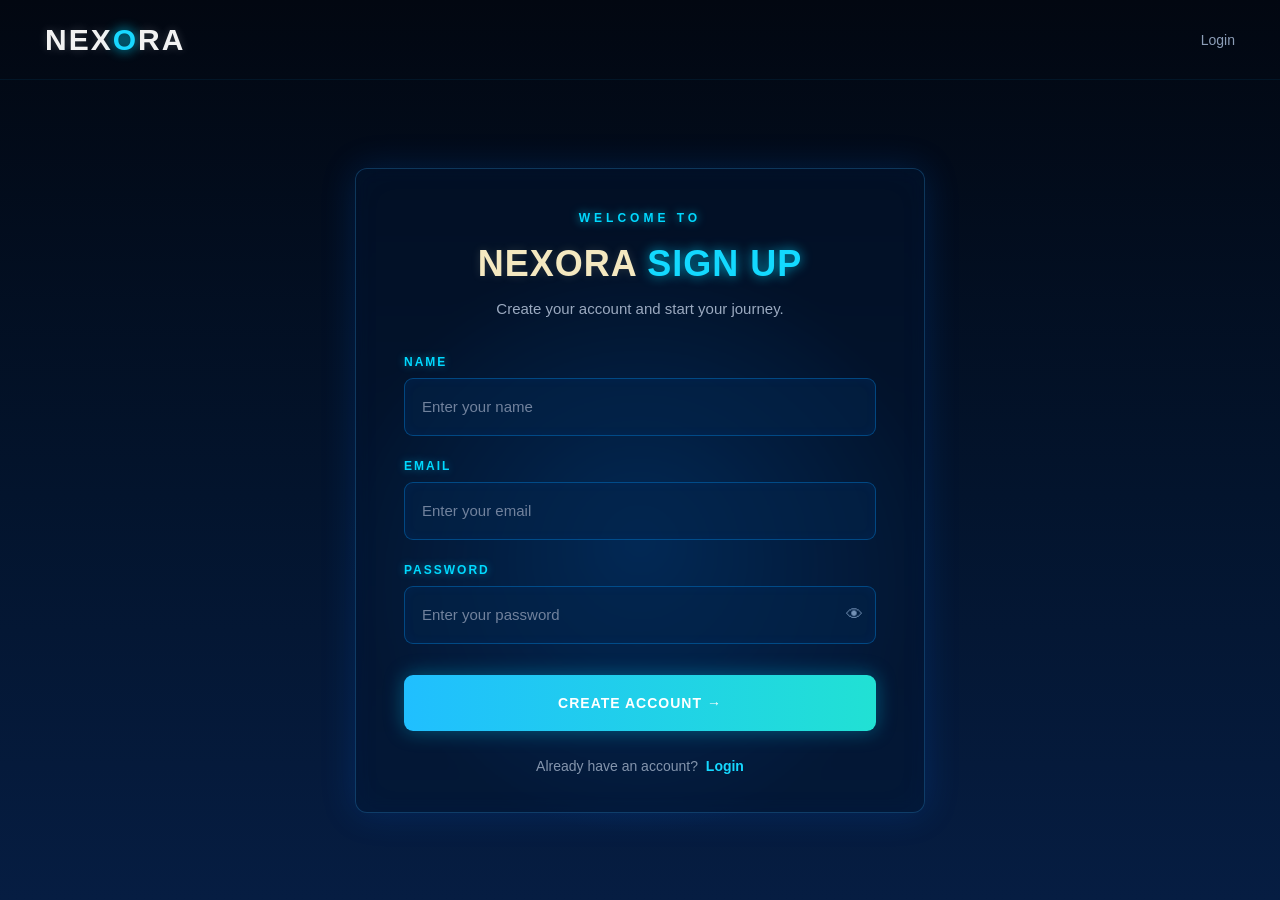
<file: signup.html>
<!DOCTYPE html>
<html lang="en">

<head>
    <meta charset="UTF-8">
    <meta name="viewport" content="width=device-width, initial-scale=1.0">

    <title>Nexora | Signup</title>

    <link rel="stylesheet" href="signup.css">
</head>

<body>

    <!-- Logo -->
    <header class="navbar">
        <div class="logo">
            NEX<span>O</span>RA
        </div>

        <a href="login.html" class="home-link">Login</a>
    </header>


    <!-- Signup Section -->
    <main class="signup-section">

        <div class="signup-card">

            <div class="welcome">
                WELCOME TO
            </div>

            <h1>
                NEXORA <span>SIGN UP</span>
            </h1>

            <p class="subtitle">
                Create your account and start your journey.
            </p>


            <form id="signupForm">

                <!-- Name -->
                <div class="input-group">

                    <label for="name">NAME</label>

                    <input
                        type="text"
                        id="name"
                        placeholder="Enter your name"
                        required
                    >

                </div>


                <!-- Email -->
                <div class="input-group">

                    <label for="email">EMAIL</label>

                    <input
                        type="email"
                        id="email"
                        placeholder="Enter your email"
                        required
                    >

                </div>


                <!-- Password -->
                <div class="input-group">

                    <label for="password">PASSWORD</label>

                    <div class="password-box">

                        <input
                            type="password"
                            id="password"
                            placeholder="Enter your password"
                            required
                        >

                        <button
                            type="button"
                            id="togglePassword"
                            class="eye-btn">
                            👁
                        </button>

                    </div>

                </div>


                <!-- Button -->
                <button
                    type="submit"
                    class="signup-btn">

                    CREATE ACCOUNT →

                </button>


                <!-- Message -->
                <p id="message"></p>

            </form>


            <p class="login-text">
                Already have an account?
                <a href="login.html">Login</a>
            </p>

        </div>

    </main>


    <script src="signup.js"></script>

</body>

</html>
</file>
<file: style.css>
@import url('https://fonts.googleapis.com/css2?family=Orbitron:wght@500;600;700;800&family=Poppins:wght@300;400;500;600&display=swap');

* {
    margin: 0;
    padding: 0;
    box-sizing: border-box;
}

body {
    background: #050816;
    color: white;
    font-family: 'Poppins', sans-serif;
    min-height: 100vh;
}

/* NAVBAR */

.navbar {
    height: 80px;
    padding: 0 7%;
    display: flex;
    align-items: center;
    justify-content: space-between;

    border-bottom: 1px solid rgba(0, 212, 255, 0.15);
}

.logo {
    font-family: 'Orbitron', sans-serif;
    font-size: 28px;
    font-weight: 800;
    letter-spacing: 2px;
    color: white;
}

.logo span {
    color: #00d4ff;
}

.nav-links {
    display: flex;
    gap: 35px;
}

.nav-links a {
    color: #c8d6e5;
    text-decoration: none;
    font-size: 14px;
    transition: 0.3s;
}

.nav-links a:hover {
    color: #00d4ff;
}

/* HERO */

.hero {
    min-height: calc(100vh - 80px);

    display: flex;
    align-items: center;
    justify-content: center;

    text-align: center;
    padding: 40px 20px;

    position: relative;
    overflow: hidden;
}

/* Glow */

.hero::before {
    content: "";

    position: absolute;

    width: 500px;
    height: 500px;

    background: #0066ff;

    filter: blur(180px);
    opacity: 0.18;

    top: 10%;
    left: 50%;

    transform: translateX(-50%);
}

.hero-content {
    position: relative;
    z-index: 2;

    max-width: 850px;
}

.hero-tag {
    color: #00d4ff;

    font-family: 'Orbitron', sans-serif;

    font-size: 14px;
    letter-spacing: 4px;

    margin-bottom: 25px;
}

.hero h1 {
    font-family: 'Orbitron', sans-serif;

    font-size: clamp(42px, 7vw, 85px);

    line-height: 1.1;

    margin-bottom: 25px;
}

.hero h1 span {
    color: #00d4ff;

    text-shadow:
        0 0 15px rgba(0, 212, 255, 0.5),
        0 0 40px rgba(0, 212, 255, 0.25);
}

.hero p {
    max-width: 600px;

    margin: 0 auto 35px;

    color: #9aa8bd;

    font-size: 16px;

    line-height: 1.8;
}

/* BUTTONS */

.hero-buttons {
    display: flex;
    justify-content: center;
    gap: 18px;
    flex-wrap: wrap;
}

.primary-btn,
.outline-btn {
    padding: 14px 28px;

    border-radius: 8px;

    font-family: 'Orbitron', sans-serif;

    font-size: 13px;

    text-decoration: none;

    transition: 0.3s;
}

.primary-btn {
    background: linear-gradient(
        135deg,
        #0066ff,
        #00d4ff
    );

    color: white;

    box-shadow:
        0 0 20px rgba(0, 212, 255, 0.25);
}

.primary-btn:hover {
    transform: translateY(-3px);

    box-shadow:
        0 0 30px rgba(0, 212, 255, 0.5);
}

.outline-btn {
    border: 1px solid #00d4ff;
    color: #00d4ff;
}

.outline-btn:hover {
    background: #00d4ff;
    color: #050816;

    transform: translateY(-3px);
}

/* MOBILE */

@media (max-width: 700px) {

    .navbar {
        padding: 0 5%;
    }

    .nav-links {
        gap: 15px;
    }

    .nav-links a {
        font-size: 12px;
    }

    .hero h1 {
        font-size: 42px;
    }

    .hero p {
        font-size: 14px;
    }
}
</file>
<file: admin-dashboard.css>
@import url('https://fonts.googleapis.com/css2?family=Orbitron:wght@400;500;600;700&family=Poppins:wght@300;400;500;600&display=swap');


* {
    margin: 0;
    padding: 0;
    box-sizing: border-box;
}


body {

    min-height: 100vh;

    background:
        radial-gradient(
            circle at 15% 20%,
            rgba(0, 212, 255, 0.08),
            transparent 30%
        ),
        radial-gradient(
            circle at 85% 80%,
            rgba(0, 110, 255, 0.08),
            transparent 30%
        ),
        #050816;

    color: #ffffff;

    font-family: 'Poppins', sans-serif;
}


/* =========================
   NAVBAR
========================= */

.admin-navbar {

    height: 75px;

    padding: 0 6%;

    display: flex;

    align-items: center;

    justify-content: space-between;

    border-bottom:
        1px solid
        rgba(0, 212, 255, 0.15);

    background:
        rgba(5, 8, 22, 0.90);

    backdrop-filter: blur(15px);

    position: sticky;

    top: 0;

    z-index: 1000;
}


.admin-logo {

    font-family: 'Orbitron', sans-serif;

    font-size: 22px;

    font-weight: 700;

    letter-spacing: 2px;
}


.admin-logo span {

    color: #00d4ff;

}


.admin-logo small {

    display: block;

    margin-top: 3px;

    color: #65738a;

    font-size: 7px;

    letter-spacing: 3px;

    font-weight: 500;
}


.admin-nav-links {

    display: flex;

    align-items: center;

    gap: 28px;
}


.admin-nav-links a {

    color: #8996aa;

    text-decoration: none;

    font-family: 'Orbitron', sans-serif;

    font-size: 10px;

    letter-spacing: 1px;

    transition: 0.3s;
}


.admin-nav-links a:hover,
.admin-nav-links a.active {

    color: #00d4ff;

}


.logout-btn {

    padding: 9px 17px;

    border: 1px solid #ff4d6d;

    border-radius: 6px;

    background: transparent;

    color: #ff4d6d;

    font-family: 'Orbitron', sans-serif;

    font-size: 9px;

    cursor: pointer;

    transition: 0.3s;
}


.logout-btn:hover {

    background: #ff4d6d;

    color: #050816;

    box-shadow:
        0 0 20px
        rgba(255, 77, 109, 0.35);

}


/* =========================
   MAIN CONTAINER
========================= */

.admin-container {

    width: 88%;

    max-width: 1400px;

    margin: auto;

    padding: 65px 0;
}


/* =========================
   HEADER
========================= */

.admin-header {

    display: flex;

    justify-content: space-between;

    align-items: flex-end;

    gap: 30px;

    margin-bottom: 50px;
}


.admin-tag {

    color: #00d4ff;

    font-family: 'Orbitron', sans-serif;

    font-size: 10px;

    letter-spacing: 3px;

    margin-bottom: 12px;
}


.admin-header h1 {

    font-family: 'Orbitron', sans-serif;

    font-size: clamp(32px, 5vw, 60px);

    line-height: 1.1;

    letter-spacing: 2px;
}


.admin-header h1 span {

    color: #00d4ff;

}


.admin-description {

    color: #7f8da3;

    font-size: 13px;

    margin-top: 18px;

    max-width: 600px;

}


.system-status {

    display: flex;

    align-items: center;

    gap: 10px;

    padding: 12px 18px;

    border:
        1px solid
        rgba(0, 212, 255, 0.2);

    border-radius: 30px;

    color: #00d4ff;

    font-family: 'Orbitron', sans-serif;

    font-size: 9px;

    letter-spacing: 1px;

    white-space: nowrap;
}


.status-dot {

    width: 8px;

    height: 8px;

    border-radius: 50%;

    background: #00ff9d;

    box-shadow:
        0 0 12px
        rgba(0, 255, 157, 0.8);

    animation: pulse 1.5s infinite;
}


@keyframes pulse {

    0% {
        opacity: 1;
        transform: scale(1);
    }

    50% {
        opacity: 0.4;
        transform: scale(0.8);
    }

    100% {
        opacity: 1;
        transform: scale(1);
    }

}


/* =========================
   STATS
========================= */

.stats-grid {

    display: grid;

    grid-template-columns:
        repeat(4, 1fr);

    gap: 20px;

    margin-bottom: 75px;
}


.admin-stat-card {

    position: relative;

    padding: 28px;

    min-height: 160px;

    border:
        1px solid
        rgba(0, 212, 255, 0.14);

    border-radius: 14px;

    background:
        linear-gradient(
            145deg,
            rgba(10, 20, 40, 0.9),
            rgba(5, 10, 25, 0.9)
        );

    overflow: hidden;

    transition: 0.35s;
}


.admin-stat-card::before {

    content: "";

    position: absolute;

    width: 100px;

    height: 100px;

    right: -35px;

    top: -35px;

    border-radius: 50%;

    background:
        rgba(0, 212, 255, 0.07);

    filter: blur(10px);
}


.admin-stat-card:hover {

    transform: translateY(-6px);

    border-color:
        rgba(0, 212, 255, 0.45);

    box-shadow:
        0 10px 35px
        rgba(0, 212, 255, 0.08);
}


.stat-icon {

    color: #00d4ff;

    font-size: 24px;

    margin-bottom: 20px;
}


.admin-stat-card span {

    display: block;

    color: #718096;

    font-family: 'Orbitron', sans-serif;

    font-size: 9px;

    letter-spacing: 1.5px;

}


.admin-stat-card strong {

    display: block;

    margin-top: 8px;

    font-family: 'Orbitron', sans-serif;

    font-size: 32px;

    color: #ffffff;
}


/* =========================
   SECTION TITLE
========================= */

.section-title {

    margin-bottom: 30px;
}


.section-title p {

    color: #00d4ff;

    font-family: 'Orbitron', sans-serif;

    font-size: 9px;

    letter-spacing: 3px;

    margin-bottom: 10px;
}


.section-title h2 {

    font-family: 'Orbitron', sans-serif;

    font-size: 27px;

    letter-spacing: 1px;
}


.section-title h2 span {

    color: #00d4ff;
}


/* =========================
   MODULES
========================= */

.management-section {

    margin-bottom: 75px;
}


.module-grid {

    display: grid;

    grid-template-columns:
        repeat(4, 1fr);

    gap: 20px;
}


.module-card {

    position: relative;

    padding: 30px;

    min-height: 310px;

    border:
        1px solid
        rgba(0, 212, 255, 0.13);

    border-radius: 14px;

    background:
        rgba(8, 15, 30, 0.82);

    transition: 0.35s;

    overflow: hidden;
}


.module-card:hover {

    transform: translateY(-8px);

    border-color:
        rgba(0, 212, 255, 0.45);

    box-shadow:
        0 15px 40px
        rgba(0, 212, 255, 0.08);
}


.module-number {

    position: absolute;

    right: 20px;

    top: 18px;

    color:
        rgba(0, 212, 255, 0.25);

    font-family: 'Orbitron', sans-serif;

    font-size: 12px;
}


.module-icon {

    width: 55px;

    height: 55px;

    display: flex;

    align-items: center;

    justify-content: center;

    border-radius: 12px;

    border:
        1px solid
        rgba(0, 212, 255, 0.25);

    color: #00d4ff;

    font-size: 24px;

    margin-bottom: 25px;

    background:
        rgba(0, 212, 255, 0.05);
}


.module-card h3 {

    font-family: 'Orbitron', sans-serif;

    font-size: 13px;

    letter-spacing: 1px;

    margin-bottom: 15px;
}


.module-card p {

    color: #7f8da3;

    font-size: 12px;

    line-height: 1.7;

    min-height: 60px;
}


.module-card button {

    margin-top: 25px;

    width: 100%;

    padding: 12px;

    border:
        1px solid
        #00d4ff;

    border-radius: 6px;

    background: transparent;

    color: #00d4ff;

    font-family: 'Orbitron', sans-serif;

    font-size: 8px;

    letter-spacing: 1px;

    cursor: pointer;

    transition: 0.3s;
}


.module-card button:hover {

    background: #00d4ff;

    color: #050816;

    box-shadow:
        0 0 20px
        rgba(0, 212, 255, 0.3);
}


/* =========================
   ACTIVITY
========================= */

.activity-section {

    margin-bottom: 50px;
}


.activity-container {

    min-height: 180px;

    border:
        1px solid
        rgba(0, 212, 255, 0.12);

    border-radius: 14px;

    background:
        rgba(8, 15, 30, 0.75);

    display: flex;

    align-items: center;

    justify-content: center;
}


.empty-activity {

    text-align: center;

    color: #718096;
}


.empty-activity span {

    display: block;

    color: #00d4ff;

    font-size: 30px;

    margin-bottom: 10px;

    animation: rotate 3s linear infinite;
}


.empty-activity p {

    font-family: 'Orbitron', sans-serif;

    font-size: 11px;

    letter-spacing: 1px;

    color: #9aa7ba;
}


.empty-activity small {

    display: block;

    margin-top: 7px;

    font-size: 11px;

    color: #586579;
}


@keyframes rotate {

    from {
        transform: rotate(0deg);
    }

    to {
        transform: rotate(360deg);
    }

}


/* =========================
   ADMIN PROFILE
========================= */

.admin-profile {

    display: flex;

    align-items: center;

    justify-content: space-between;

    gap: 30px;

    padding: 28px 30px;

    border:
        1px solid
        rgba(0, 212, 255, 0.15);

    border-radius: 14px;

    background:
        linear-gradient(
            100deg,
            rgba(0, 212, 255, 0.05),
            rgba(5, 8, 22, 0.8)
        );
}


.admin-profile p {

    color: #00d4ff;

    font-family: 'Orbitron', sans-serif;

    font-size: 8px;

    letter-spacing: 2px;

    margin-bottom: 8px;
}


.admin-profile h3 {

    font-family: 'Orbitron', sans-serif;

    font-size: 15px;

    margin-bottom: 5px;
}


.admin-profile span {

    color: #718096;

    font-size: 11px;
}


.admin-access {

    display: flex;

    align-items: center;

    gap: 10px;

    color: #00ff9d !important;

    font-family: 'Orbitron', sans-serif;

    font-size: 8px !important;

    letter-spacing: 1px;
}


.access-dot {

    width: 7px;

    height: 7px;

    border-radius: 50%;

    background: #00ff9d;

    box-shadow:
        0 0 10px
        rgba(0, 255, 157, 0.7);
}


/* =========================
   RESPONSIVE
========================= */

@media (max-width: 1100px) {

    .stats-grid,
    .module-grid {

        grid-template-columns:
            repeat(2, 1fr);

    }

}


@media (max-width: 750px) {

    .admin-navbar {

        padding: 0 4%;

    }


    .admin-nav-links {

        gap: 12px;

    }


    .admin-nav-links a {

        display: none;

    }


    .admin-container {

        width: 90%;

        padding: 45px 0;

    }


    .admin-header {

        align-items: flex-start;

        flex-direction: column;

    }


    .system-status {

        align-self: flex-start;

    }


    .admin-profile {

        align-items: flex-start;

        flex-direction: column;

    }

}


@media (max-width: 550px) {

    .stats-grid,
    .module-grid {

        grid-template-columns: 1fr;

    }


    .admin-header h1 {

        font-size: 34px;

    }


    .admin-stat-card {

        min-height: 140px;

    }


    .module-card {

        min-height: 280px;

    }


    .admin-logo {

        font-size: 18px;

    }

}
</file>
<file: admin-events.css>
@import url('https://fonts.googleapis.com/css2?family=Orbitron:wght@400;500;600;700&family=Poppins:wght@300;400;500;600&display=swap');


* {
    margin: 0;
    padding: 0;
    box-sizing: border-box;
}


body {

    min-height: 100vh;

    background:
        radial-gradient(
            circle at 15% 20%,
            rgba(0, 212, 255, 0.08),
            transparent 30%
        ),
        radial-gradient(
            circle at 85% 80%,
            rgba(0, 110, 255, 0.08),
            transparent 30%
        ),
        #050816;

    color: #ffffff;

    font-family: 'Poppins', sans-serif;
}


/* =========================
   NAVBAR
========================= */

.admin-navbar {

    height: 75px;

    padding: 0 6%;

    display: flex;

    align-items: center;

    justify-content: space-between;

    border-bottom:
        1px solid
        rgba(0, 212, 255, 0.15);

    background:
        rgba(5, 8, 22, 0.92);

    backdrop-filter: blur(15px);

    position: sticky;

    top: 0;

    z-index: 1000;
}


.admin-logo {

    font-family: 'Orbitron', sans-serif;

    font-size: 22px;

    font-weight: 700;

    letter-spacing: 2px;
}


.admin-logo span {
    color: #00d4ff;
}


.admin-logo small {

    display: block;

    margin-top: 3px;

    color: #65738a;

    font-size: 7px;

    letter-spacing: 3px;

    font-weight: 500;
}


.admin-nav-links {

    display: flex;

    align-items: center;

    gap: 28px;
}


.admin-nav-links a {

    color: #8996aa;

    text-decoration: none;

    font-family: 'Orbitron', sans-serif;

    font-size: 10px;

    letter-spacing: 1px;

    transition: 0.3s;
}


.admin-nav-links a:hover,
.admin-nav-links a.active {

    color: #00d4ff;
}


.logout-btn {

    padding: 9px 17px;

    border: 1px solid #ff4d6d;

    border-radius: 6px;

    background: transparent;

    color: #ff4d6d;

    font-family: 'Orbitron', sans-serif;

    font-size: 9px;

    cursor: pointer;

    transition: 0.3s;
}


.logout-btn:hover {

    background: #ff4d6d;

    color: #050816;

    box-shadow:
        0 0 20px
        rgba(255, 77, 109, 0.35);
}


/* =========================
   MAIN
========================= */

.admin-container {

    width: 88%;

    max-width: 1400px;

    margin: auto;

    padding: 65px 0;
}


/* =========================
   PAGE HEADER
========================= */

.page-header {

    display: flex;

    justify-content: space-between;

    align-items: flex-end;

    gap: 30px;

    margin-bottom: 45px;
}


.page-header > div > p:first-child {

    color: #00d4ff;

    font-family: 'Orbitron', sans-serif;

    font-size: 9px;

    letter-spacing: 3px;

    margin-bottom: 12px;
}


.page-header h1 {

    font-family: 'Orbitron', sans-serif;

    font-size: clamp(30px, 5vw, 55px);

    line-height: 1.1;

    letter-spacing: 2px;
}


.page-header h1 span {

    color: #00d4ff;
}


.description {

    color: #7f8da3;

    font-size: 13px;

    margin-top: 15px;
}


.add-event-btn {

    padding: 14px 22px;

    border: none;

    border-radius: 7px;

    background:
        linear-gradient(
            135deg,
            #00d4ff,
            #007bff
        );

    color: #050816;

    font-family: 'Orbitron', sans-serif;

    font-size: 9px;

    font-weight: 700;

    letter-spacing: 1px;

    cursor: pointer;

    box-shadow:
        0 0 25px
        rgba(0, 212, 255, 0.18);

    transition: 0.3s;
}


.add-event-btn:hover {

    transform: translateY(-3px);

    box-shadow:
        0 0 35px
        rgba(0, 212, 255, 0.35);
}


/* =========================
   FORM
========================= */

.event-form-section {

    margin-bottom: 55px;

    padding: 35px;

    border:
        1px solid
        rgba(0, 212, 255, 0.20);

    border-radius: 15px;

    background:
        linear-gradient(
            145deg,
            rgba(10, 20, 40, 0.95),
            rgba(5, 10, 25, 0.95)
        );

    box-shadow:
        0 15px 50px
        rgba(0, 212, 255, 0.06);
}


.hidden {
    display: none;
}


.form-header {

    display: flex;

    justify-content: space-between;

    align-items: flex-start;

    margin-bottom: 30px;
}


.form-header p {

    color: #00d4ff;

    font-family: 'Orbitron', sans-serif;

    font-size: 9px;

    letter-spacing: 3px;

    margin-bottom: 8px;
}


.form-header h2 {

    font-family: 'Orbitron', sans-serif;

    font-size: 24px;
}


.form-header h2 span {

    color: #00d4ff;
}


.close-btn {

    width: 35px;

    height: 35px;

    border:
        1px solid
        rgba(255, 77, 109, 0.5);

    border-radius: 50%;

    background: transparent;

    color: #ff4d6d;

    font-size: 22px;

    cursor: pointer;

    transition: 0.3s;
}


.close-btn:hover {

    background: #ff4d6d;

    color: #050816;
}


.form-grid {

    display: grid;

    grid-template-columns:
        repeat(2, 1fr);

    gap: 22px;
}


.input-group {

    display: flex;

    flex-direction: column;

    gap: 8px;
}


.input-group.full {

    grid-column: 1 / -1;
}


.input-group label {

    color: #8996aa;

    font-family: 'Orbitron', sans-serif;

    font-size: 8px;

    letter-spacing: 1.5px;
}


.input-group input,
.input-group select,
.input-group textarea {

    width: 100%;

    padding: 13px 15px;

    border:
        1px solid
        rgba(0, 212, 255, 0.16);

    border-radius: 7px;

    outline: none;

    background:
        rgba(2, 7, 20, 0.85);

    color: #ffffff;

    font-family: 'Poppins', sans-serif;

    font-size: 12px;

    transition: 0.3s;
}


.input-group textarea {

    resize: vertical;

    min-height: 100px;
}


.input-group input:focus,
.input-group select:focus,
.input-group textarea:focus {

    border-color: #00d4ff;

    box-shadow:
        0 0 18px
        rgba(0, 212, 255, 0.10);
}


.input-group input::placeholder,
.input-group textarea::placeholder {

    color: #536075;
}


.input-group select option {

    background: #050816;

    color: #ffffff;
}


.form-actions {

    display: flex;

    justify-content: flex-end;

    gap: 12px;

    margin-top: 28px;
}


.cancel-btn,
.save-btn {

    padding: 12px 20px;

    border-radius: 6px;

    font-family: 'Orbitron', sans-serif;

    font-size: 8px;

    letter-spacing: 1px;

    cursor: pointer;

    transition: 0.3s;
}


.cancel-btn {

    border:
        1px solid
        rgba(255, 255, 255, 0.15);

    background: transparent;

    color: #8996aa;
}


.cancel-btn:hover {

    border-color: #ffffff;

    color: #ffffff;
}


.save-btn {

    border: none;

    background:
        linear-gradient(
            135deg,
            #00d4ff,
            #007bff
        );

    color: #050816;

    font-weight: 700;
}


.save-btn:hover {

    transform: translateY(-2px);

    box-shadow:
        0 0 25px
        rgba(0, 212, 255, 0.3);
}


/* =========================
   EVENTS SECTION
========================= */

.events-section {

    margin-bottom: 60px;
}


.section-header {

    display: flex;

    align-items: flex-end;

    justify-content: space-between;

    margin-bottom: 28px;
}


.section-header p {

    color: #00d4ff;

    font-family: 'Orbitron', sans-serif;

    font-size: 9px;

    letter-spacing: 3px;

    margin-bottom: 8px;
}


.section-header h2 {

    font-family: 'Orbitron', sans-serif;

    font-size: 27px;
}


.section-header h2 span {

    color: #00d4ff;
}


.event-count {

    color: #65738a;

    font-family: 'Orbitron', sans-serif;

    font-size: 9px;

    letter-spacing: 1px;
}


.event-count strong {

    color: #00d4ff;

    font-size: 15px;
}


/* =========================
   EVENT CARDS
========================= */

.events-container {

    display: grid;

    grid-template-columns:
        repeat(3, 1fr);

    gap: 20px;
}


.admin-event-card {

    position: relative;

    padding: 25px;

    min-height: 280px;

    border:
        1px solid
        rgba(0, 212, 255, 0.13);

    border-radius: 14px;

    background:
        rgba(8, 15, 30, 0.85);

    overflow: hidden;

    transition: 0.35s;
}


.admin-event-card:hover {

    transform: translateY(-6px);

    border-color:
        rgba(0, 212, 255, 0.4);

    box-shadow:
        0 15px 35px
        rgba(0, 212, 255, 0.08);
}


.event-category {

    display: inline-block;

    padding: 5px 9px;

    border:
        1px solid
        rgba(0, 212, 255, 0.25);

    border-radius: 20px;

    color: #00d4ff;

    font-family: 'Orbitron', sans-serif;

    font-size: 7px;

    letter-spacing: 1px;

    margin-bottom: 18px;
}


.admin-event-card h3 {

    font-family: 'Orbitron', sans-serif;

    font-size: 15px;

    line-height: 1.4;

    margin-bottom: 12px;
}


.event-description {

    color: #7f8da3;

    font-size: 11px;

    line-height: 1.6;

    min-height: 52px;

    margin-bottom: 18px;
}


.event-meta {

    display: grid;

    grid-template-columns:
        1fr 1fr;

    gap: 8px;

    margin-bottom: 20px;
}


.event-meta span {

    color: #718096;

    font-size: 9px;
}


.event-meta strong {

    display: block;

    color: #dce5f2;

    font-size: 10px;

    margin-top: 3px;
}


.event-actions {

    display: flex;

    gap: 8px;
}


.event-actions button {

    flex: 1;

    padding: 9px;

    border-radius: 5px;

    font-family: 'Orbitron', sans-serif;

    font-size: 7px;

    letter-spacing: 1px;

    cursor: pointer;

    transition: 0.3s;
}


.edit-btn {

    border:
        1px solid
        #00d4ff;

    background: transparent;

    color: #00d4ff;
}


.edit-btn:hover {

    background: #00d4ff;

    color: #050816;
}


.delete-btn {

    border:
        1px solid
        #ff4d6d;

    background: transparent;

    color: #ff4d6d;
}


.delete-btn:hover {

    background: #ff4d6d;

    color: #050816;
}


/* =========================
   EMPTY STATE
========================= */

.empty-events {

    grid-column: 1 / -1;

    padding: 70px 20px;

    text-align: center;

    border:
        1px dashed
        rgba(0, 212, 255, 0.2);

    border-radius: 14px;

    color: #65738a;
}


.empty-events strong {

    display: block;

    color: #00d4ff;

    font-family: 'Orbitron', sans-serif;

    font-size: 12px;

    letter-spacing: 2px;

    margin-bottom: 8px;
}


/* =========================
   RESPONSIVE
========================= */

@media (max-width: 1050px) {

    .events-container {

        grid-template-columns:
            repeat(2, 1fr);

    }

}


@media (max-width: 800px) {

    .admin-navbar {

        padding: 0 4%;

    }


    .admin-nav-links {

        gap: 12px;

    }


    .admin-nav-links a {

        display: none;

    }


    .admin-container {

        width: 90%;

        padding: 45px 0;

    }


    .page-header {

        align-items: flex-start;

        flex-direction: column;

    }


    .add-event-btn {

        width: 100%;

    }


    .form-grid {

        grid-template-columns: 1fr;

    }


    .input-group.full {

        grid-column: auto;

    }

}


@media (max-width: 600px) {

    .events-container {

        grid-template-columns: 1fr;

    }


    .page-header h1 {

        font-size: 34px;

    }


    .event-form-section {

        padding: 22px;

    }


    .section-header {

        align-items: flex-start;

        flex-direction: column;

        gap: 12px;

    }


    .form-actions {

        flex-direction: column;

    }


    .cancel-btn,
    .save-btn {

        width: 100%;

    }

}
</file>
<file: admin-login.css>
@import url('https://fonts.googleapis.com/css2?family=Orbitron:wght@500;600;700;800&family=Poppins:wght@300;400;500;600&display=swap');

* {
    margin: 0;
    padding: 0;
    box-sizing: border-box;
}

body {
    background: #03050d;
    color: white;

    font-family: 'Poppins', sans-serif;

    min-height: 100vh;
}


/* ADMIN CONTAINER */

.admin-login-container {
    min-height: 100vh;

    display: flex;

    justify-content: center;
    align-items: center;

    padding: 30px;

    position: relative;

    overflow: hidden;
}


/* BACKGROUND GLOW */

.admin-login-container::before {
    content: "";

    position: absolute;

    width: 500px;
    height: 500px;

    background: #0066ff;

    filter: blur(180px);

    opacity: 0.12;

    top: 10%;
    left: 50%;

    transform: translateX(-50%);
}

.admin-login-container::after {
    content: "";

    position: absolute;

    width: 300px;
    height: 300px;

    background: #00d4ff;

    filter: blur(160px);

    opacity: 0.08;

    bottom: -100px;
    right: -50px;
}


/* LOGIN CARD */

.admin-login-card {
    width: 100%;

    max-width: 470px;

    padding: 45px;

    position: relative;

    z-index: 2;

    border-radius: 18px;

    border: 1px solid rgba(0, 212, 255, 0.25);

    background:
        linear-gradient(
            145deg,
            #0a1022,
            #050814
        );

    box-shadow:
        0 25px 80px rgba(0, 0, 0, 0.55),
        0 0 50px rgba(0, 212, 255, 0.06);
}


/* BRAND */

.admin-brand {
    text-align: center;

    padding-bottom: 25px;

    border-bottom:
        1px solid rgba(0, 212, 255, 0.1);

    margin-bottom: 30px;
}

.logo {
    font-family: 'Orbitron', sans-serif;

    font-size: 30px;

    font-weight: 800;

    letter-spacing: 3px;
}

.logo span {
    color: #00d4ff;

    text-shadow:
        0 0 15px rgba(0, 212, 255, 0.5);
}

.admin-badge {
    display: inline-block;

    margin-top: 12px;

    padding: 5px 12px;

    border: 1px solid
        rgba(0, 212, 255, 0.25);

    border-radius: 20px;

    color: #00d4ff;

    font-family: 'Orbitron', sans-serif;

    font-size: 8px;

    letter-spacing: 2px;
}


/* HEADER */

.admin-header {
    text-align: center;

    margin-bottom: 30px;
}

.admin-header > p {
    color: #64748b;

    font-family: 'Orbitron', sans-serif;

    font-size: 8px;

    letter-spacing: 3px;

    margin-bottom: 12px;
}

.admin-header h1 {
    font-family: 'Orbitron', sans-serif;

    font-size: 30px;

    margin-bottom: 15px;
}

.admin-header h1 span {
    color: #00d4ff;

    text-shadow:
        0 0 15px rgba(0, 212, 255, 0.4);
}


/* SYSTEM STATUS */

.status {
    display: inline-flex;

    align-items: center;

    gap: 8px;

    color: #7d8ba1;

    font-family: 'Orbitron', sans-serif;

    font-size: 8px;

    letter-spacing: 2px;
}

.status-dot {
    width: 7px;
    height: 7px;

    border-radius: 50%;

    background: #00d4ff;

    box-shadow:
        0 0 12px #00d4ff;

    animation: pulse 1.5s infinite;
}

@keyframes pulse {

    0% {
        opacity: 1;
        transform: scale(1);
    }

    50% {
        opacity: 0.4;
        transform: scale(0.7);
    }

    100% {
        opacity: 1;
        transform: scale(1);
    }

}


/* INPUT */

.input-group {
    margin-bottom: 20px;
}

.input-group label {
    display: block;

    color: #00d4ff;

    font-family: 'Orbitron', sans-serif;

    font-size: 8px;

    letter-spacing: 2px;

    margin-bottom: 8px;
}

.input-group input {
    width: 100%;

    padding: 14px;

    border-radius: 8px;

    border:
        1px solid
        rgba(0, 212, 255, 0.15);

    outline: none;

    background: #03050d;

    color: white;

    font-family: 'Poppins', sans-serif;

    font-size: 13px;

    transition: 0.3s;
}

.input-group input::placeholder {
    color: #465268;
}

.input-group input:focus {
    border-color: #00d4ff;

    box-shadow:
        0 0 18px
        rgba(0, 212, 255, 0.12);
}


/* ACCESS BUTTON */

.admin-login-card button {
    width: 100%;

    padding: 15px;

    margin-top: 5px;

    border: none;

    border-radius: 8px;

    background:
        linear-gradient(
            135deg,
            #0066ff,
            #00d4ff
        );

    color: white;

    font-family: 'Orbitron', sans-serif;

    font-size: 10px;

    letter-spacing: 1px;

    cursor: pointer;

    transition: 0.3s;
}

.admin-login-card button:hover {
    transform: translateY(-3px);

    box-shadow:
        0 0 35px
        rgba(0, 212, 255, 0.4);
}


/* BACK LINK */

.back-link {
    display: block;

    text-align: center;

    margin-top: 25px;

    color: #68758a;

    font-size: 11px;

    text-decoration: none;

    transition: 0.3s;
}

.back-link:hover {
    color: #00d4ff;
}


/* MOBILE */

@media (max-width: 600px) {

    .admin-login-container {
        padding: 20px;
    }

    .admin-login-card {
        padding: 35px 25px;
    }

    .admin-header h1 {
        font-size: 25px;
    }

}
</file>
<file: admin-registrations.css>
@import url('https://fonts.googleapis.com/css2?family=Orbitron:wght@400;500;600;700;800&family=Poppins:wght@300;400;500;600&display=swap');


* {
    margin: 0;
    padding: 0;
    box-sizing: border-box;
}


body {
    background:
        radial-gradient(circle at top right,
        rgba(0, 212, 255, 0.10),
        transparent 35%),
        #050816;

    color: #ffffff;

    font-family: 'Poppins', sans-serif;

    min-height: 100vh;
}


/* =========================
   NAVBAR
========================= */

.admin-navbar {

    width: 100%;

    min-height: 75px;

    display: flex;

    justify-content: space-between;

    align-items: center;

    padding: 15px 6%;

    border-bottom: 1px solid
        rgba(0, 212, 255, 0.18);

    background: rgba(5, 8, 22, 0.92);

    backdrop-filter: blur(15px);

    position: sticky;

    top: 0;

    z-index: 100;
}


.admin-logo {

    font-family: 'Orbitron', sans-serif;

    font-size: 25px;

    font-weight: 800;

    letter-spacing: 3px;

    color: #ffffff;
}


.admin-logo span {

    color: #00d4ff;

    text-shadow:
        0 0 10px rgba(0, 212, 255, 0.7);
}


.admin-logo small {

    display: block;

    font-size: 7px;

    letter-spacing: 3px;

    color: #718096;

    margin-top: 2px;
}


.admin-nav-links {

    display: flex;

    align-items: center;

    gap: 28px;
}


.admin-nav-links a {

    color: #aab4c8;

    text-decoration: none;

    font-family: 'Orbitron', sans-serif;

    font-size: 10px;

    letter-spacing: 1px;

    transition: 0.3s;
}


.admin-nav-links a:hover,
.admin-nav-links a.active {

    color: #00d4ff;

    text-shadow:
        0 0 10px rgba(0, 212, 255, 0.6);
}


/* =========================
   LOGOUT
========================= */

.logout-btn {

    border: 1px solid #00d4ff;

    background: transparent;

    color: #00d4ff;

    padding: 8px 15px;

    border-radius: 6px;

    font-family: 'Orbitron', sans-serif;

    font-size: 9px;

    cursor: pointer;

    transition: 0.3s;
}


.logout-btn:hover {

    background: #00d4ff;

    color: #050816;

    box-shadow:
        0 0 20px
        rgba(0, 212, 255, 0.35);
}


/* =========================
   MAIN CONTAINER
========================= */

.admin-container {

    width: 90%;

    max-width: 1250px;

    margin: auto;

    padding: 55px 0 80px;
}


/* =========================
   PAGE HEADER
========================= */

.page-header {

    display: flex;

    justify-content: space-between;

    align-items: center;

    gap: 30px;

    margin-bottom: 40px;
}


.page-header > div:first-child > p:first-child {

    color: #00d4ff;

    font-family: 'Orbitron', sans-serif;

    font-size: 10px;

    letter-spacing: 3px;

    margin-bottom: 12px;
}


.page-header h1 {

    font-family: 'Orbitron', sans-serif;

    font-size: 35px;

    letter-spacing: 2px;

    line-height: 1.3;
}


.page-header h1 span {

    color: #00d4ff;

    text-shadow:
        0 0 18px rgba(0, 212, 255, 0.5);
}


.description {

    color: #7f8ba3;

    font-size: 13px;

    margin-top: 10px;
}


/* =========================
   COUNTER
========================= */

.registration-counter {

    min-width: 190px;

    padding: 22px 28px;

    text-align: center;

    border: 1px solid
        rgba(0, 212, 255, 0.25);

    border-radius: 12px;

    background:
        linear-gradient(
            145deg,
            rgba(0, 212, 255, 0.08),
            rgba(13, 18, 40, 0.9)
        );

    box-shadow:
        0 0 30px
        rgba(0, 212, 255, 0.05);
}


.registration-counter span {

    display: block;

    color: #7f8ba3;

    font-family: 'Orbitron', sans-serif;

    font-size: 8px;

    letter-spacing: 2px;

    margin-bottom: 8px;
}


.registration-counter strong {

    color: #00d4ff;

    font-family: 'Orbitron', sans-serif;

    font-size: 34px;

    text-shadow:
        0 0 15px
        rgba(0, 212, 255, 0.5);
}


/* =========================
   SEARCH SECTION
========================= */

.search-section {

    display: flex;

    gap: 15px;

    margin-bottom: 45px;
}


.search-box {

    flex: 1;

    height: 50px;

    display: flex;

    align-items: center;

    gap: 12px;

    padding: 0 18px;

    border: 1px solid
        rgba(0, 212, 255, 0.20);

    border-radius: 8px;

    background: rgba(10, 16, 35, 0.8);

    transition: 0.3s;
}


.search-box:focus-within {

    border-color: #00d4ff;

    box-shadow:
        0 0 20px
        rgba(0, 212, 255, 0.10);
}


.search-box span {

    color: #00d4ff;

    font-size: 23px;
}


.search-box input {

    width: 100%;

    border: none;

    outline: none;

    background: transparent;

    color: #ffffff;

    font-family: 'Poppins', sans-serif;

    font-size: 13px;
}


.search-box input::placeholder {

    color: #59657a;
}


/* =========================
   EVENT FILTER
========================= */

#eventFilter {

    width: 220px;

    height: 50px;

    padding: 0 15px;

    border: 1px solid
        rgba(0, 212, 255, 0.20);

    border-radius: 8px;

    outline: none;

    background: #0a1023;

    color: #b9c4d8;

    font-family: 'Poppins', sans-serif;

    font-size: 12px;

    cursor: pointer;
}


#eventFilter:focus {

    border-color: #00d4ff;

    box-shadow:
        0 0 20px
        rgba(0, 212, 255, 0.10);
}


/* =========================
   SECTION HEADER
========================= */

.section-header {

    margin-bottom: 25px;
}


.section-header p {

    color: #00d4ff;

    font-family: 'Orbitron', sans-serif;

    font-size: 8px;

    letter-spacing: 3px;

    margin-bottom: 8px;
}


.section-header h2 {

    font-family: 'Orbitron', sans-serif;

    font-size: 22px;

    letter-spacing: 2px;
}


.section-header h2 span {

    color: #00d4ff;
}


/* =========================
   REGISTRATION CONTAINER
========================= */

.registration-container {

    display: grid;

    grid-template-columns:
        repeat(2, minmax(0, 1fr));

    gap: 20px;
}


/* =========================
   REGISTRATION CARD
========================= */

.registration-card {

    position: relative;

    padding: 25px;

    border: 1px solid
        rgba(0, 212, 255, 0.18);

    border-radius: 12px;

    background:
        linear-gradient(
            145deg,
            rgba(12, 20, 43, 0.95),
            rgba(5, 8, 22, 0.95)
        );

    overflow: hidden;

    transition: 0.3s;
}


.registration-card::before {

    content: "";

    position: absolute;

    left: 0;

    top: 0;

    width: 3px;

    height: 100%;

    background: #00d4ff;

    box-shadow:
        0 0 15px
        rgba(0, 212, 255, 0.8);
}


.registration-card:hover {

    transform: translateY(-4px);

    border-color: rgba(0, 212, 255, 0.45);

    box-shadow:
        0 15px 40px
        rgba(0, 0, 0, 0.35),
        0 0 25px
        rgba(0, 212, 255, 0.08);
}


/* =========================
   CARD TOP
========================= */

.registration-top {

    display: flex;

    justify-content: space-between;

    align-items: center;

    gap: 15px;

    padding-bottom: 18px;

    margin-bottom: 18px;

    border-bottom: 1px solid
        rgba(255, 255, 255, 0.06);
}


.registration-id {

    color: #00d4ff;

    font-family: 'Orbitron', sans-serif;

    font-size: 10px;

    letter-spacing: 1px;
}


.registration-status {

    padding: 5px 10px;

    border: 1px solid
        rgba(0, 255, 170, 0.35);

    border-radius: 20px;

    color: #00ffaa;

    font-family: 'Orbitron', sans-serif;

    font-size: 7px;

    letter-spacing: 1px;

    background:
        rgba(0, 255, 170, 0.06);
}


/* =========================
   PARTICIPANT NAME
========================= */

.participant-name {

    font-family: 'Orbitron', sans-serif;

    font-size: 18px;

    margin-bottom: 6px;

    color: #ffffff;
}


.participant-email {

    color: #718096;

    font-size: 11px;

    margin-bottom: 20px;

    word-break: break-word;
}


/* =========================
   DETAILS
========================= */

.registration-details {

    display: grid;

    grid-template-columns:
        repeat(2, minmax(0, 1fr));

    gap: 15px;
}


.detail-item {

    padding: 12px;

    border-radius: 7px;

    background:
        rgba(255, 255, 255, 0.025);

    border: 1px solid
        rgba(255, 255, 255, 0.05);
}


.detail-item span {

    display: block;

    color: #59657a;

    font-family: 'Orbitron', sans-serif;

    font-size: 7px;

    letter-spacing: 1px;

    margin-bottom: 5px;
}


.detail-item strong {

    display: block;

    color: #cbd5e1;

    font-size: 11px;

    font-weight: 500;

    word-break: break-word;
}


/* =========================
   EMPTY STATE
========================= */

.empty-state {

    grid-column: 1 / -1;

    padding: 70px 20px;

    text-align: center;

    border: 1px dashed
        rgba(0, 212, 255, 0.20);

    border-radius: 12px;

    background:
        rgba(0, 212, 255, 0.025);
}


.empty-state .empty-icon {

    font-size: 40px;

    color: #00d4ff;

    margin-bottom: 15px;

    opacity: 0.7;
}


.empty-state h3 {

    font-family: 'Orbitron', sans-serif;

    font-size: 17px;

    letter-spacing: 1px;

    margin-bottom: 8px;
}


.empty-state p {

    color: #68758c;

    font-size: 12px;
}


/* =========================
   RESPONSIVE
========================= */

@media (max-width: 900px) {

    .registration-container {

        grid-template-columns: 1fr;
    }

    .page-header {

        align-items: flex-start;

        flex-direction: column;
    }

    .registration-counter {

        width: 100%;
    }
}


@media (max-width: 700px) {

    .admin-navbar {

        flex-direction: column;

        gap: 18px;

        padding: 18px 5%;
    }


    .admin-nav-links {

        width: 100%;

        justify-content: center;

        flex-wrap: wrap;

        gap: 15px;
    }


    .admin-container {

        width: 92%;

        padding-top: 35px;
    }


    .page-header h1 {

        font-size: 26px;
    }


    .search-section {

        flex-direction: column;
    }


    #eventFilter {

        width: 100%;
    }
}


@media (max-width: 500px) {

    .registration-details {

        grid-template-columns: 1fr;
    }


    .registration-card {

        padding: 20px;
    }


    .participant-name {

        font-size: 16px;
    }
}
</file>
<file: dashboard.css>
@import url('https://fonts.googleapis.com/css2?family=Orbitron:wght@500;600;700;800&family=Poppins:wght@300;400;500;600&display=swap');

* {
    margin: 0;
    padding: 0;
    box-sizing: border-box;
}

body {
    background: #050816;
    color: white;
    font-family: 'Poppins', sans-serif;
    min-height: 100vh;
}


/* NAVBAR */

.navbar {
    min-height: 80px;
    padding: 0 7%;

    display: flex;
    align-items: center;
    justify-content: space-between;

    border-bottom:
        1px solid rgba(0, 212, 255, 0.15);
}

.logo {
    font-family: 'Orbitron', sans-serif;

    font-size: 28px;

    font-weight: 800;

    letter-spacing: 2px;
}

.logo span {
    color: #00d4ff;
}

.nav-links {
    display: flex;

    align-items: center;

    gap: 25px;
}

.nav-links a {
    color: #aeb9ca;

    text-decoration: none;

    font-size: 14px;

    transition: 0.3s;
}

.nav-links a:hover {
    color: #00d4ff;
}


/* LOGOUT */

.logout-btn {
    border: 1px solid #00d4ff;

    background: transparent;

    color: #00d4ff;

    padding: 8px 15px;

    border-radius: 6px;

    font-family: 'Orbitron', sans-serif;

    font-size: 9px;

    cursor: pointer;

    transition: 0.3s;
}

.logout-btn:hover {
    background: #00d4ff;

    color: #050816;

    box-shadow:
        0 0 20px rgba(0, 212, 255, 0.35);
}


/* DASHBOARD */

.dashboard-container {
    width: 90%;

    max-width: 1200px;

    margin: auto;

    padding: 70px 0;
}


/* WELCOME */

.welcome-section {
    margin-bottom: 50px;
}

.dashboard-tag {
    color: #00d4ff;

    font-family: 'Orbitron', sans-serif;

    font-size: 10px;

    letter-spacing: 3px;

    margin-bottom: 15px;
}

.welcome-section h1 {
    font-family: 'Orbitron', sans-serif;

    font-size: clamp(30px, 5vw, 55px);

    margin-bottom: 15px;
}

.welcome-section h1 span {
    color: #00d4ff;

    text-shadow:
        0 0 15px rgba(0, 212, 255, 0.5);
}

.welcome-section > p:last-child {
    color: #8995a9;

    font-size: 14px;

    line-height: 1.7;
}


/* STATS */

.stats-grid {
    display: grid;

    grid-template-columns:
        repeat(3, 1fr);

    gap: 20px;

    margin-bottom: 60px;
}

.stat-card {
    padding: 25px;

    border: 1px solid rgba(0, 212, 255, 0.15);

    border-radius: 12px;

    background:
        linear-gradient(
            145deg,
            #0b1024,
            #070b19
        );

    transition: 0.3s;
}

.stat-card:hover {
    transform: translateY(-4px);

    border-color:
        rgba(0, 212, 255, 0.45);

    box-shadow:
        0 0 25px rgba(0, 212, 255, 0.08);
}

.stat-card span {
    display: block;

    color: #8995a9;

    font-family: 'Orbitron', sans-serif;

    font-size: 9px;

    letter-spacing: 2px;

    margin-bottom: 12px;
}

.stat-card strong {
    color: #00d4ff;

    font-family: 'Orbitron', sans-serif;

    font-size: 25px;
}


/* REGISTRATION */

.registration-section {
    margin-bottom: 70px;
}

.section-header {
    margin-bottom: 20px;
}

.section-header h2 {
    font-family: 'Orbitron', sans-serif;

    font-size: 25px;
}


/* REGISTRATION CARD */

.registration-card {
    padding: 30px;

    border-radius: 15px;

    border: 1px solid rgba(0, 212, 255, 0.2);

    background:
        linear-gradient(
            145deg,
            #0b1024,
            #070b19
        );

    box-shadow:
        0 15px 50px rgba(0, 0, 0, 0.3);

    display: flex;

    align-items: center;

    justify-content: space-between;

    gap: 30px;
}

.registration-info {
    flex: 1;

    display: grid;

    grid-template-columns:
        repeat(2, 1fr);

    gap: 20px;
}

.registration-info div {
    padding: 15px;

    border-radius: 8px;

    background: rgba(5, 8, 22, 0.7);

    border: 1px solid rgba(0, 212, 255, 0.08);
}

.registration-info span {
    display: block;

    color: #00d4ff;

    font-family: 'Orbitron', sans-serif;

    font-size: 8px;

    letter-spacing: 2px;

    margin-bottom: 7px;
}

.registration-info strong {
    color: #dbe5f2;

    font-size: 13px;

    font-weight: 400;
}


/* PASS BUTTON */

.pass-btn {
    min-width: 190px;

    padding: 14px 20px;

    text-align: center;

    border-radius: 8px;

    background:
        linear-gradient(
            135deg,
            #0066ff,
            #00d4ff
        );

    color: white;

    text-decoration: none;

    font-family: 'Orbitron', sans-serif;

    font-size: 10px;

    transition: 0.3s;
}

.pass-btn:hover {
    transform: translateY(-3px);

    box-shadow:
        0 0 25px rgba(0, 212, 255, 0.4);
}


/* EXPLORE */

.explore-section {
    padding: 60px 30px;

    text-align: center;

    border-radius: 15px;

    border: 1px solid rgba(0, 212, 255, 0.12);

    background:
        radial-gradient(
            circle at center,
            rgba(0, 102, 255, 0.12),
            transparent 60%
        );
}

.explore-section h2 {
    font-family: 'Orbitron', sans-serif;

    font-size: 30px;

    margin-bottom: 15px;
}

.explore-section h2 span {
    color: #00d4ff;
}

.explore-section > p:not(.dashboard-tag) {
    color: #8995a9;

    font-size: 14px;

    margin-bottom: 25px;
}


/* EXPLORE BUTTON */

.explore-btn {
    display: inline-block;

    padding: 13px 25px;

    border: 1px solid #00d4ff;

    border-radius: 8px;

    color: #00d4ff;

    text-decoration: none;

    font-family: 'Orbitron', sans-serif;

    font-size: 10px;

    transition: 0.3s;
}

.explore-btn:hover {
    background: #00d4ff;

    color: #050816;

    transform: translateY(-3px);
}


/* MOBILE */

@media (max-width: 800px) {

    .stats-grid {
        grid-template-columns: 1fr;
    }

    .registration-card {
        flex-direction: column;

        align-items: stretch;
    }

    .registration-info {
        grid-template-columns: 1fr;
    }

    .pass-btn {
        width: 100%;
    }

}


@media (max-width: 600px) {

    .navbar {
        padding: 15px 5%;

        flex-direction: column;

        gap: 15px;
    }

    .nav-links {
        gap: 12px;

        flex-wrap: wrap;

        justify-content: center;
    }

    .nav-links a {
        font-size: 11px;
    }

    .dashboard-container {
        width: 92%;

        padding: 45px 0;
    }

    .welcome-section h1 {
        font-size: 30px;
    }

    .registration-card {
        padding: 20px;
    }

    .explore-section {
        padding: 40px 20px;
    }

    .explore-section h2 {
        font-size: 22px;
    }

}
</file>
<file: event-details.css>
@import url('https://fonts.googleapis.com/css2?family=Orbitron:wght@500;600;700;800&family=Poppins:wght@300;400;500;600&display=swap');

* {
    margin: 0;
    padding: 0;
    box-sizing: border-box;
}

body {
    background: #050816;
    color: white;
    font-family: 'Poppins', sans-serif;
    min-height: 100vh;
}

/* NAVBAR */

.navbar {
    height: 80px;
    padding: 0 7%;

    display: flex;
    align-items: center;
    justify-content: space-between;

    border-bottom: 1px solid rgba(0, 212, 255, 0.15);
}

.logo {
    font-family: 'Orbitron', sans-serif;
    font-size: 28px;
    font-weight: 800;
    letter-spacing: 2px;
}

.logo span {
    color: #00d4ff;
}

.nav-links {
    display: flex;
    gap: 35px;
}

.nav-links a {
    color: #aeb9ca;
    text-decoration: none;
    font-size: 14px;
    transition: 0.3s;
}

.nav-links a:hover {
    color: #00d4ff;
}

/* MAIN */

.event-details {
    max-width: 1100px;
    margin: auto;
    padding: 70px 20px 100px;
}

/* EVENT HERO */

.event-hero {
    position: relative;

    padding: 70px 60px;

    border: 1px solid rgba(0, 212, 255, 0.2);

    border-radius: 20px;

    background:
        linear-gradient(
            145deg,
            #0b1024,
            #070b19
        );

    overflow: hidden;
}

.event-hero::before {
    content: "";

    position: absolute;

    width: 350px;
    height: 350px;

    background: #0066ff;

    filter: blur(150px);

    opacity: 0.18;

    right: -100px;
    top: -100px;
}

.event-content {
    position: relative;
    z-index: 2;

    max-width: 800px;
}

#eventCategory {
    color: #00d4ff;

    font-family: 'Orbitron', sans-serif;

    font-size: 12px;

    letter-spacing: 4px;
}

#eventTitle {
    font-family: 'Orbitron', sans-serif;

    font-size: clamp(40px, 6vw, 70px);

    line-height: 1.15;

    margin: 20px 0;
}

#eventDescription {
    color: #9aa8bd;

    font-size: 15px;

    line-height: 1.8;

    max-width: 700px;
}

/* EVENT META */

.event-meta {
    display: flex;

    gap: 20px;

    margin: 40px 0;

    flex-wrap: wrap;
}

.event-meta div {
    min-width: 180px;

    padding: 18px 20px;

    border: 1px solid rgba(0, 212, 255, 0.15);

    border-radius: 10px;

    background: rgba(5, 8, 22, 0.6);
}

.event-meta small {
    display: block;

    color: #00d4ff;

    font-family: 'Orbitron', sans-serif;

    font-size: 9px;

    letter-spacing: 2px;

    margin-bottom: 8px;
}

.event-meta strong {
    color: #dbe5f2;

    font-size: 13px;

    font-weight: 400;
}

/* REGISTER BUTTON */

.register-btn {
    border: none;

    padding: 15px 30px;

    border-radius: 8px;

    background:
        linear-gradient(
            135deg,
            #0066ff,
            #00d4ff
        );

    color: white;

    font-family: 'Orbitron', sans-serif;

    font-size: 12px;

    cursor: pointer;

    transition: 0.3s;
}

.register-btn:hover {
    transform: translateY(-4px);

    box-shadow:
        0 0 30px rgba(0, 212, 255, 0.4);
}

/* ABOUT */

.about-event {
    text-align: center;

    max-width: 750px;

    margin: 100px auto 70px;
}

.section-tag {
    color: #00d4ff;

    font-family: 'Orbitron', sans-serif;

    font-size: 11px;

    letter-spacing: 4px;
}

.about-event h2 {
    font-family: 'Orbitron', sans-serif;

    font-size: 38px;

    margin: 18px 0;
}

.about-event h2 span {
    color: #00d4ff;
}

.about-event p {
    color: #8995a9;

    line-height: 1.8;

    font-size: 14px;
}

/* JOURNEY */

.journey {
    display: grid;

    grid-template-columns:
        repeat(3, 1fr);

    gap: 20px;
}

.journey-card {
    padding: 30px;

    border: 1px solid rgba(0, 212, 255, 0.15);

    border-radius: 15px;

    background: #0a0f21;

    transition: 0.3s;
}

.journey-card:hover {
    transform: translateY(-6px);

    border-color: #00d4ff;

    box-shadow:
        0 10px 30px rgba(0, 212, 255, 0.1);
}

.journey-card span {
    color: #00d4ff;

    font-family: 'Orbitron', sans-serif;

    font-size: 25px;
}

.journey-card h3 {
    font-family: 'Orbitron', sans-serif;

    font-size: 18px;

    margin: 15px 0 10px;
}

.journey-card p {
    color: #8995a9;

    font-size: 13px;

    line-height: 1.7;
}

/* MOBILE */

@media (max-width: 700px) {

    .navbar {
        padding: 0 5%;
    }

    .nav-links {
        gap: 12px;
    }

    .nav-links a {
        font-size: 11px;
    }

    .event-details {
        padding-top: 40px;
    }

    .event-hero {
        padding: 40px 25px;
    }

    .event-meta {
        flex-direction: column;
    }

    .event-meta div {
        width: 100%;
    }

    .journey {
        grid-template-columns: 1fr;
    }
}
</file>
<file: events.css>
@import url('https://fonts.googleapis.com/css2?family=Orbitron:wght@500;600;700;800&family=Poppins:wght@300;400;500;600&display=swap');

* {
    margin: 0;
    padding: 0;
    box-sizing: border-box;
}

body {
    background: #050816;
    color: white;
    font-family: 'Poppins', sans-serif;
    min-height: 100vh;
}

/* NAVBAR */

.navbar {
    height: 80px;
    padding: 0 7%;

    display: flex;
    align-items: center;
    justify-content: space-between;

    border-bottom: 1px solid rgba(0, 212, 255, 0.15);
}

.logo {
    font-family: 'Orbitron', sans-serif;
    font-size: 28px;
    font-weight: 800;
    letter-spacing: 2px;
}

.logo span {
    color: #00d4ff;
}

.nav-links {
    display: flex;
    gap: 35px;
}

.nav-links a {
    color: #aeb9ca;
    text-decoration: none;
    font-size: 14px;
    transition: 0.3s;
}

.nav-links a:hover,
.nav-links a.active {
    color: #00d4ff;
}

/* HEADER */

.events-header {
    text-align: center;
    padding: 80px 20px 40px;
}

.page-tag {
    color: #00d4ff;

    font-family: 'Orbitron', sans-serif;

    font-size: 13px;
    letter-spacing: 4px;

    margin-bottom: 20px;
}

.events-header h1 {
    font-family: 'Orbitron', sans-serif;

    font-size: clamp(42px, 7vw, 70px);

    margin-bottom: 20px;
}

.events-header h1 span {
    color: #00d4ff;

    text-shadow:
        0 0 15px rgba(0, 212, 255, 0.5);
}

.description {
    color: #8e9aad;
    font-size: 15px;
}

/* CONTROLS */

.event-controls {
    max-width: 1100px;

    margin: 20px auto 50px;

    padding: 0 20px;

    display: flex;
    gap: 15px;
}

.event-controls input,
.event-controls select {
    background: #0b1024;

    border: 1px solid rgba(0, 212, 255, 0.25);

    color: white;

    padding: 14px 18px;

    border-radius: 8px;

    outline: none;

    font-family: 'Poppins', sans-serif;
}

.event-controls input {
    flex: 1;
}

.event-controls select {
    width: 220px;
}

.event-controls input:focus,
.event-controls select:focus {
    border-color: #00d4ff;

    box-shadow:
        0 0 15px rgba(0, 212, 255, 0.15);
}

.event-controls option {
    background: #0b1024;
}

/* EVENTS GRID */

.events-container {
    max-width: 1100px;

    margin: auto;

    padding: 0 20px 80px;

    display: grid;

    grid-template-columns:
        repeat(3, 1fr);

    gap: 25px;
}

/* CARD */

.event-card {
    position: relative;

    background:
        linear-gradient(
            145deg,
            #0b1024,
            #070b19
        );

    border: 1px solid rgba(0, 212, 255, 0.15);

    border-radius: 15px;

    padding: 30px;

    overflow: hidden;

    transition: 0.35s;
}

.event-card::before {
    content: "";

    position: absolute;

    width: 150px;
    height: 150px;

    background: #0066ff;

    filter: blur(100px);

    opacity: 0;

    right: -50px;
    top: -50px;

    transition: 0.35s;
}

.event-card:hover {
    transform: translateY(-8px);

    border-color: rgba(0, 212, 255, 0.6);

    box-shadow:
        0 10px 40px rgba(0, 212, 255, 0.12);
}

.event-card:hover::before {
    opacity: 0.25;
}

/* NUMBER */

.event-number {
    font-family: 'Orbitron', sans-serif;

    color: rgba(0, 212, 255, 0.25);

    font-size: 38px;

    margin-bottom: 15px;
}

/* CATEGORY */

.event-category {
    display: inline-block;

    color: #00d4ff;

    font-family: 'Orbitron', sans-serif;

    font-size: 10px;

    letter-spacing: 2px;

    margin-bottom: 15px;
}

/* TITLE */

.event-card h2 {
    position: relative;

    font-family: 'Orbitron', sans-serif;

    font-size: 21px;

    line-height: 1.4;

    margin-bottom: 15px;
}

.event-card p {
    position: relative;

    color: #8995a9;

    font-size: 13px;

    line-height: 1.7;

    min-height: 65px;
}

/* EVENT INFO */

.event-info {
    position: relative;

    color: #b6c1d2;

    font-size: 12px;

    line-height: 2;

    margin: 20px 0;
}

/* BUTTON */

.event-card button {
    position: relative;

    width: 100%;

    padding: 12px;

    border: 1px solid #00d4ff;

    border-radius: 7px;

    background: transparent;

    color: #00d4ff;

    cursor: pointer;

    font-family: 'Orbitron', sans-serif;

    font-size: 11px;

    transition: 0.3s;
}

.event-card button:hover {
    background: #00d4ff;

    color: #050816;

    box-shadow:
        0 0 20px rgba(0, 212, 255, 0.35);
}

/* MOBILE */

@media (max-width: 850px) {

    .events-container {
        grid-template-columns:
            repeat(2, 1fr);
    }
}

@media (max-width: 600px) {

    .navbar {
        padding: 0 5%;
    }

    .nav-links {
        gap: 12px;
    }

    .nav-links a {
        font-size: 11px;
    }

    .event-controls {
        flex-direction: column;
    }

    .event-controls select {
        width: 100%;
    }

    .events-container {
        grid-template-columns: 1fr;
    }
}
</file>
<file: register.css>
@import url('https://fonts.googleapis.com/css2?family=Orbitron:wght@500;600;700;800&family=Poppins:wght@300;400;500;600&display=swap');

* {
    margin: 0;
    padding: 0;
    box-sizing: border-box;
}

body {
    background: #050816;
    color: white;
    font-family: 'Poppins', sans-serif;
    min-height: 100vh;
}

/* NAVBAR */

.navbar {
    height: 80px;
    padding: 0 7%;

    display: flex;
    align-items: center;
    justify-content: space-between;

    border-bottom: 1px solid rgba(0, 212, 255, 0.15);
}

.logo {
    font-family: 'Orbitron', sans-serif;
    font-size: 28px;
    font-weight: 800;
    letter-spacing: 2px;
}

.logo span {
    color: #00d4ff;
}

.nav-links {
    display: flex;
    gap: 35px;
}

.nav-links a {
    color: #aeb9ca;
    text-decoration: none;
    font-size: 14px;
    transition: 0.3s;
}

.nav-links a:hover {
    color: #00d4ff;
}

/* REGISTER CONTAINER */

.register-container {
    min-height: calc(100vh - 80px);

    display: flex;
    justify-content: center;
    align-items: center;

    padding: 60px 20px;

    position: relative;
    overflow: hidden;
}

.register-container::before {
    content: "";

    position: absolute;

    width: 450px;
    height: 450px;

    background: #0066ff;

    filter: blur(170px);

    opacity: 0.15;

    top: 15%;
    left: 50%;

    transform: translateX(-50%);
}

/* CARD */

.register-card {
    position: relative;
    z-index: 2;

    width: 100%;
    max-width: 600px;

    padding: 45px;

    border: 1px solid rgba(0, 212, 255, 0.2);

    border-radius: 18px;

    background:
        linear-gradient(
            145deg,
            #0b1024,
            #070b19
        );

    box-shadow:
        0 20px 60px rgba(0, 0, 0, 0.35);
}

/* HEADER */

.register-header {
    text-align: center;

    margin-bottom: 35px;
}

.register-header span {
    color: #00d4ff;

    font-family: 'Orbitron', sans-serif;

    font-size: 11px;

    letter-spacing: 4px;
}

.register-header h1 {
    font-family: 'Orbitron', sans-serif;

    font-size: 32px;

    margin: 15px 0;
}

.register-header h1 strong {
    color: #00d4ff;
}

.register-header p {
    color: #8995a9;

    font-size: 13px;
}

/* INPUT */

.input-group {
    margin-bottom: 20px;
}

.input-group label {
    display: block;

    color: #cbd5e1;

    font-size: 12px;

    margin-bottom: 8px;
}

.input-group input,
.input-group select {
    width: 100%;

    padding: 14px 15px;

    background: #070b19;

    border: 1px solid rgba(0, 212, 255, 0.18);

    border-radius: 8px;

    color: white;

    font-family: 'Poppins', sans-serif;

    outline: none;

    transition: 0.3s;
}

.input-group input::placeholder {
    color: #586579;
}

.input-group input:focus,
.input-group select:focus {
    border-color: #00d4ff;

    box-shadow:
        0 0 15px rgba(0, 212, 255, 0.12);
}

.input-group select option {
    background: #070b19;
    color: white;
}

/* BUTTON */

.register-submit {
    width: 100%;

    margin-top: 10px;

    padding: 15px;

    border: none;

    border-radius: 8px;

    background:
        linear-gradient(
            135deg,
            #0066ff,
            #00d4ff
        );

    color: white;

    font-family: 'Orbitron', sans-serif;

    font-size: 12px;

    cursor: pointer;

    transition: 0.3s;
}

.register-submit:hover {
    transform: translateY(-3px);

    box-shadow:
        0 0 30px rgba(0, 212, 255, 0.35);
}

/* MOBILE */

@media (max-width: 600px) {

    .navbar {
        padding: 0 5%;
    }

    .nav-links {
        gap: 15px;
    }

    .nav-links a {
        font-size: 11px;
    }

    .register-card {
        padding: 30px 22px;
    }

    .register-header h1 {
        font-size: 26px;
    }
}
</file>
<file: signup.css>
* {
    margin: 0;
    padding: 0;
    box-sizing: border-box;
}

body {
    font-family: Arial, sans-serif;

    min-height: 100vh;

    color: white;

    background:
        radial-gradient(
            circle at 50% 60%,
            rgba(0, 132, 255, 0.35),
            transparent 35%
        ),
        linear-gradient(
            180deg,
            #020711,
            #03142d 55%,
            #061d42
        );

    overflow-x: hidden;
}


/* =========================
   NAVBAR
========================= */

.navbar {
    width: 100%;

    height: 80px;

    display: flex;

    align-items: center;

    justify-content: space-between;

    padding: 0 45px;

    border-bottom: 1px solid rgba(0, 174, 255, 0.08);
}


/* Logo */

.logo {
    font-size: 30px;

    font-weight: bold;

    letter-spacing: 2px;

    color: #f2f2f2;

    text-shadow:
        0 0 10px rgba(255, 255, 255, 0.2);
}

.logo span {
    color: #18d8ff;

    text-shadow:
        0 0 12px #00d9ff;
}


/* Login link */

.home-link {
    color: #8c9db7;

    text-decoration: none;

    font-size: 14px;

    transition: 0.3s;
}

.home-link:hover {
    color: #00d9ff;

    text-shadow:
        0 0 10px #00d9ff;
}


/* =========================
   MAIN
========================= */

.signup-section {
    min-height: calc(100vh - 80px);

    display: flex;

    justify-content: center;

    align-items: center;

    padding: 40px 20px;
}


/* =========================
   CARD
========================= */

.signup-card {
    width: 570px;

    max-width: 100%;

    padding: 42px 48px 38px;

    background:
        rgba(4, 22, 48, 0.48);

    border: 1px solid rgba(54, 171, 255, 0.25);

    border-radius: 12px;

    box-shadow:
        0 0 35px rgba(0, 113, 255, 0.18),
        inset 0 0 35px rgba(0, 128, 255, 0.03);

    backdrop-filter: blur(8px);
}


/* =========================
   HEADING
========================= */

.welcome {
    text-align: center;

    color: #00d9ff;

    font-size: 12px;

    font-weight: bold;

    letter-spacing: 4px;

    margin-bottom: 18px;

    text-shadow:
        0 0 10px rgba(0, 217, 255, 0.7);
}


h1 {
    text-align: center;

    font-size: 36px;

    letter-spacing: 1px;

    color: #f4e8c0;

    margin-bottom: 15px;

    text-shadow:
        0 0 10px rgba(255, 239, 190, 0.15);
}

h1 span {
    color: #13d9ff;

    text-shadow:
        0 0 12px rgba(0, 217, 255, 0.7);
}


.subtitle {
    text-align: center;

    color: #9baac0;

    font-size: 15px;

    margin-bottom: 38px;
}


/* =========================
   INPUT
========================= */

.input-group {
    margin-bottom: 23px;
}

label {
    display: block;

    margin-bottom: 9px;

    color: #00d9ff;

    font-size: 12px;

    font-weight: bold;

    letter-spacing: 2px;

    text-shadow:
        0 0 8px rgba(0, 217, 255, 0.45);
}


input {
    width: 100%;

    height: 58px;

    padding: 0 17px;

    background:
        rgba(5, 38, 75, 0.55);

    border: 1px solid rgba(0, 151, 255, 0.35);

    border-radius: 9px;

    outline: none;

    color: white;

    font-size: 15px;

    transition: 0.3s;

    box-shadow:
        inset 0 0 12px rgba(0, 100, 255, 0.05);
}

input::placeholder {
    color: #71829d;
}

input:hover {
    border-color: rgba(0, 184, 255, 0.65);
}

input:focus {
    border-color: #00cfff;

    background:
        rgba(4, 48, 91, 0.65);

    box-shadow:
        0 0 12px rgba(0, 195, 255, 0.25),
        inset 0 0 10px rgba(0, 195, 255, 0.05);
}


/* =========================
   PASSWORD
========================= */

.password-box {
    position: relative;
}

.password-box input {
    padding-right: 55px;
}

.eye-btn {
    position: absolute;

    right: 13px;

    top: 50%;

    transform: translateY(-50%);

    border: none;

    background: transparent;

    color: #7391b5;

    cursor: pointer;

    font-size: 17px;

    transition: 0.3s;
}

.eye-btn:hover {
    color: #00d9ff;

    text-shadow:
        0 0 10px #00d9ff;
}


/* =========================
   BUTTON
========================= */

.signup-btn {
    width: 100%;

    height: 56px;

    margin-top: 8px;

    border: none;

    border-radius: 9px;

    background:
        linear-gradient(
            90deg,
            #20bfff,
            #21e1d4
        );

    color: white;

    font-size: 14px;

    font-weight: bold;

    letter-spacing: 1px;

    cursor: pointer;

    transition: 0.3s;

    box-shadow:
        0 0 20px rgba(0, 213, 255, 0.35);
}

.signup-btn:hover {
    transform: translateY(-2px);

    box-shadow:
        0 0 30px rgba(0, 213, 255, 0.65);
}

.signup-btn:active {
    transform: scale(0.98);
}


/* =========================
   MESSAGE
========================= */

#message {
    text-align: center;

    margin-top: 15px;

    font-size: 14px;

    font-weight: bold;
}


/* =========================
   LOGIN
========================= */

.login-text {
    text-align: center;

    margin-top: 27px;

    color: #8495ad;

    font-size: 14px;
}

.login-text a {
    color: #16d8ff;

    text-decoration: none;

    font-weight: bold;

    margin-left: 4px;
}

.login-text a:hover {
    text-shadow:
        0 0 10px #00d9ff;
}


/* =========================
   MOBILE
========================= */

@media (max-width: 600px) {

    .navbar {
        padding: 0 20px;
    }

    .logo {
        font-size: 24px;
    }

    .signup-section {
        padding: 25px 15px;
    }

    .signup-card {
        padding: 35px 25px;
    }

    h1 {
        font-size: 29px;
    }

    .subtitle {
        font-size: 13px;
    }
}
</file>
